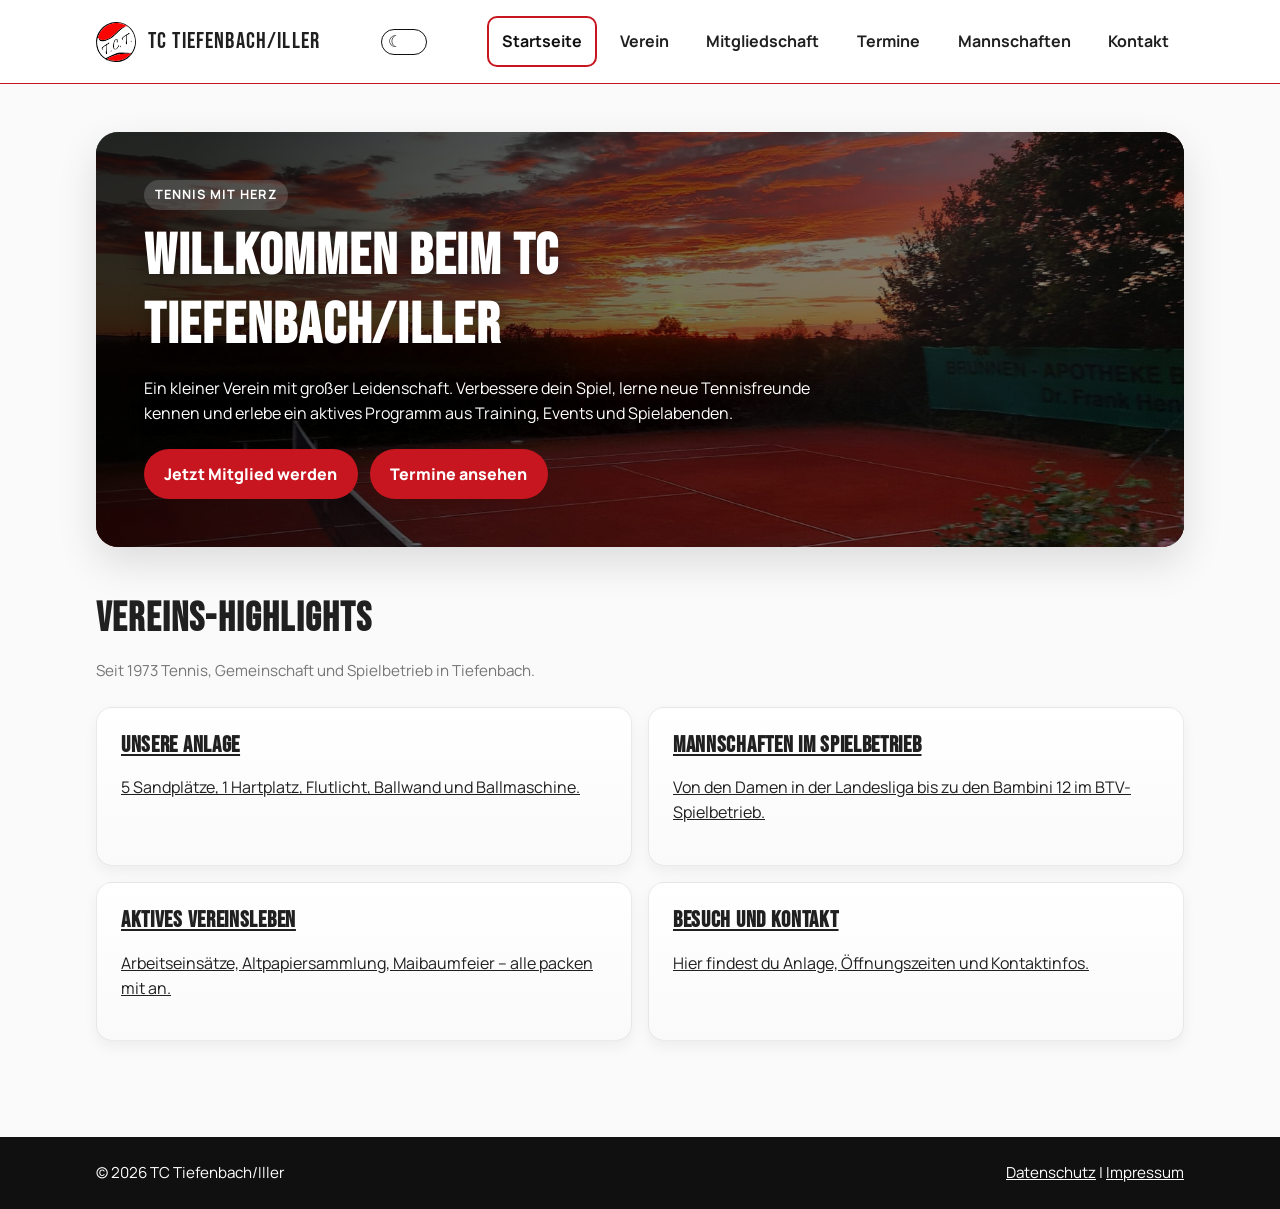
<file: index.html>
<!doctype html>
<html lang="de">
  <head>
    <meta charset="UTF-8" />
    <meta name="viewport" content="width=device-width, initial-scale=1.0" />
    <title>TC Tiefenbach/Iller | Startseite</title>
    <meta
      name="description"
      content="Der TC Tiefenbach/Iller ist ein einladender Tennisverein mit Training, Events und Spielbetrieb für alle Altersgruppen."
    />
    <meta name="robots" content="index, follow" />
    <meta property="og:title" content="TC Tiefenbach/Iller" />
    <meta
      property="og:description"
      content="Moderner, gemeinschaftsorientierter Tennissport für Einsteiger und Wettkampfspieler."
    />
    <meta property="og:type" content="website" />
    <link rel="canonical" href="https://tc-tiefenbach-iller.de/" />
    <link rel="preload" href="fonts/manrope-400.woff2" as="font" type="font/woff2" crossorigin="anonymous" />
    <link rel="preload" href="fonts/manrope-700.woff2" as="font" type="font/woff2" crossorigin="anonymous" />
    <link rel="preload" href="fonts/bebas-neue-400.woff2" as="font" type="font/woff2" crossorigin="anonymous" />
    <link rel="icon" href="images/tc-tiefenbach-logo-without-text-white.svg" type="image/svg+xml" />
    <link rel="stylesheet" href="css/style.css" />
  </head>
  <body class="home-page">
    <a class="skip-link" href="#main-content">Zum Inhalt springen</a>
    <header class="site-header">
      <div class="header-inner">
        <a class="brand" href="index.html" aria-label="TC Tiefenbach/Iller Startseite">
          <span class="brand-mark" aria-hidden="true"></span>
          <span class="brand-text">TC Tiefenbach/Iller</span>
        </a>
        <button
          class="nav-toggle"
          type="button"
          data-nav-toggle
          aria-expanded="false"
          aria-controls="primary-nav"
        >
          Menü
        </button>
        <button
          class="dark-mode-toggle"
          type="button"
          data-dark-toggle
          aria-label="Dunkelmodus umschalten"
          title="Dunkelmodus"
        >
          🌙
        </button>
        <nav id="primary-nav" class="primary-nav" data-primary-nav aria-label="Hauptnavigation">
          <ul>
            <li><a aria-current="page" href="index.html">Startseite</a></li>
            <li><a href="about.html">Verein</a></li>
            <li><a href="membership.html">Mitgliedschaft</a></li>
            <li><a href="schedule.html">Termine</a></li>
            <li><a href="teams.html">Mannschaften</a></li>
            <li><a href="contact.html">Kontakt</a></li></ul>
        </nav>
      </div>
    </header>

    <main id="main-content" class="page">
      <section class="hero reveal">
        <span class="kicker">Tennis mit Herz</span>
        <h1>Willkommen beim TC Tiefenbach/Iller</h1>
        <p>
          Ein kleiner Verein mit großer Leidenschaft. Verbessere dein Spiel, lerne
          neue Tennisfreunde kennen und erlebe ein aktives Programm aus Training,
          Events und Spielabenden.
        </p>
        <div class="actions">
          <a class="btn btn-primary" href="membership.html">Jetzt Mitglied werden</a>
          <a class="btn btn-primary" href="schedule.html">Termine ansehen</a>
        </div>
      </section>

      <section class="section reveal" aria-labelledby="highlights-title">
        <div class="section-header">
          <h2 id="highlights-title">Vereins-Highlights</h2>
          <p class="meta">Seit 1973 Tennis, Gemeinschaft und Spielbetrieb in Tiefenbach.</p>
        </div>
        <div class="grid two">
          <a class="card card-muted" href="about.html">
            <h3>Unsere Anlage</h3>
            <p>5 Sandplätze, 1 Hartplatz, Flutlicht, Ballwand und Ballmaschine.</p>
          </a>
          <a class="card card-muted" href="teams.html">
            <h3>Mannschaften im Spielbetrieb</h3>
            <p>Von den Damen in der Landesliga bis zu den Bambini 12 im BTV-Spielbetrieb.</p>
          </a>
          <a class="card card-muted" href="schedule.html">
            <h3>Aktives Vereinsleben</h3>
            <p>Arbeitseinsätze, Altpapiersammlung, Maibaumfeier – alle packen mit an.</p>
          </a>
          <a class="card card-muted" href="contact.html">
            <h3>Besuch und Kontakt</h3>
            <p>Hier findest du Anlage, Öffnungszeiten und Kontaktinfos.</p>
          </a>
        </div>
      </section>
    </main>

    <footer class="site-footer">
      <div class="footer-inner">
        <p class="meta">© 2026 TC Tiefenbach/Iller</p>
        <p class="meta"><a href="privacy-policy.html">Datenschutz</a> | <a href="impressum.html">Impressum</a></p>
      </div>
    </footer>
    <script src="js/main.js"></script>
  </body>
</html>
</file>
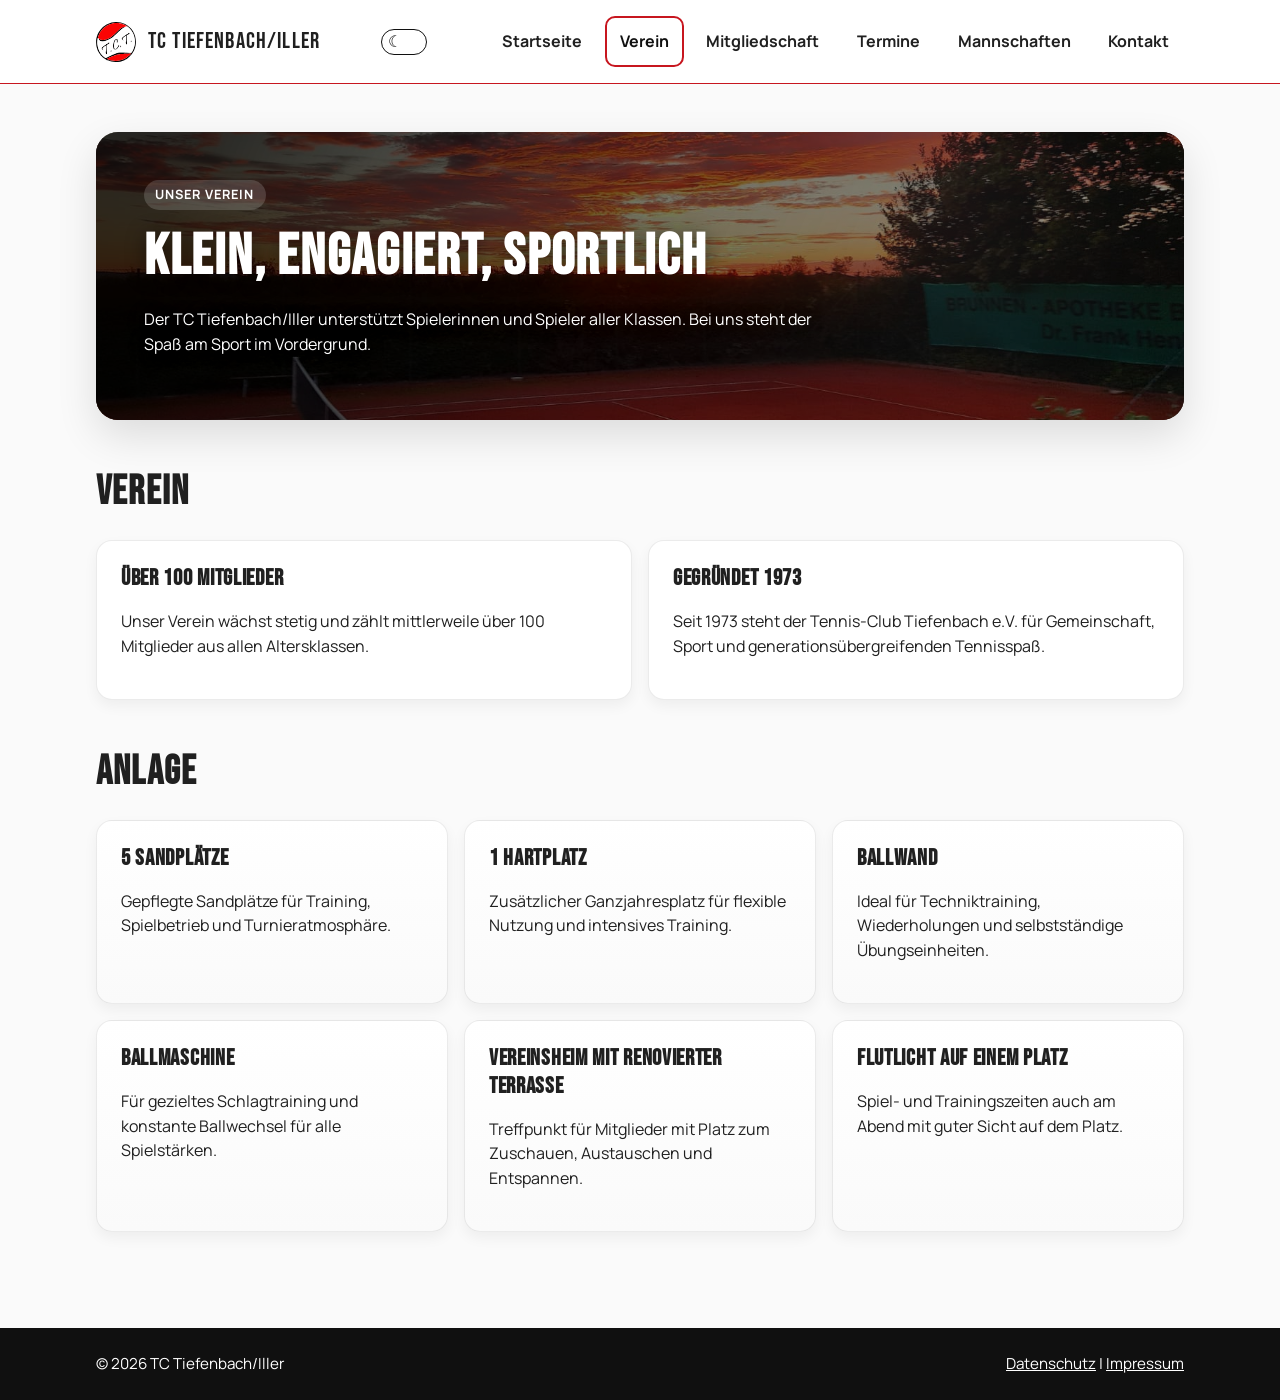
<file: about.html>
<!doctype html>
<html lang="de">
  <head>
    <meta charset="UTF-8" />
    <meta name="viewport" content="width=device-width, initial-scale=1.0" />
    <title>TC Tiefenbach/Iller | Verein</title>
    <meta
      name="description"
      content="Erfahre mehr über Leitbild, Trainingsphilosophie und Anlage des TC Tiefenbach/Iller."
    />
    <meta name="robots" content="index, follow" />
    <link rel="preload" href="fonts/manrope-400.woff2" as="font" type="font/woff2" crossorigin="anonymous" />
    <link rel="preload" href="fonts/manrope-700.woff2" as="font" type="font/woff2" crossorigin="anonymous" />
    <link rel="preload" href="fonts/bebas-neue-400.woff2" as="font" type="font/woff2" crossorigin="anonymous" />
    <link rel="icon" href="images/tc-tiefenbach-logo-without-text-white.svg" type="image/svg+xml" />
    <link rel="stylesheet" href="css/style.css" />
  </head>
  <body class="about-page">
    <a class="skip-link" href="#main-content">Zum Inhalt springen</a>
    <header class="site-header">
      <div class="header-inner">
        <a class="brand" href="index.html" aria-label="TC Tiefenbach/Iller Startseite">
          <span class="brand-mark" aria-hidden="true"></span>
          <span class="brand-text">TC Tiefenbach/Iller</span>
        </a>
        <button
          class="nav-toggle"
          type="button"
          data-nav-toggle
          aria-expanded="false"
          aria-controls="primary-nav"
        >
          Menü
        </button>
        <button
          class="dark-mode-toggle"
          type="button"
          data-dark-toggle
          aria-label="Dunkelmodus umschalten"
          title="Dunkelmodus"
        >
          🌙
        </button>
        <nav id="primary-nav" class="primary-nav" data-primary-nav aria-label="Hauptnavigation">
          <ul>
            <li><a href="index.html">Startseite</a></li>
            <li><a aria-current="page" href="about.html">Verein</a></li>
            <li><a href="membership.html">Mitgliedschaft</a></li>
            <li><a href="schedule.html">Termine</a></li>
            <li><a href="teams.html">Mannschaften</a></li>
            <li><a href="contact.html">Kontakt</a></li></ul>
        </nav>
      </div>
    </header>

    <main id="main-content" class="page">
      <section class="hero reveal">
        <span class="kicker">Unser Verein</span>
        <h1>Klein, engagiert, sportlich</h1>
        <p>
          Der TC Tiefenbach/Iller unterstützt Spielerinnen und Spieler aller Klassen.
          Bei uns steht der Spaß am Sport im Vordergrund.
        </p>
      </section>

      <section class="section reveal" aria-labelledby="mission-title">
        <div class="section-header">
          <h2 id="mission-title">Verein</h2>
        </div>
        <div class="grid two">
          <article class="card">
            <h3>Über 100 Mitglieder</h3>
            <p>
              Unser Verein wächst stetig und zählt mittlerweile über 100 Mitglieder
              aus allen Altersklassen.
            </p>
          </article>
          <article class="card">
            <h3>Gegründet 1973</h3>
            <p>
              Seit 1973 steht der Tennis-Club Tiefenbach e.V. für Gemeinschaft, Sport und
              generationsübergreifenden Tennisspaß.
            </p>
          </article>
        </div>
      </section>

      <section class="section reveal" aria-labelledby="facilities-title">
        <div class="section-header">
          <h2 id="facilities-title">Anlage</h2>
        </div>
        <div class="grid three">
          <article class="card card-muted">
            <h3>5 Sandplätze</h3>
            <p>Gepflegte Sandplätze für Training, Spielbetrieb und Turnieratmosphäre.</p>
          </article>
          <article class="card card-muted">
            <h3>1 Hartplatz</h3>
            <p>Zusätzlicher Ganzjahresplatz für flexible Nutzung und intensives Training.</p>
          </article>
          <article class="card card-muted">
            <h3>Ballwand</h3>
            <p>Ideal für Techniktraining, Wiederholungen und selbstständige Übungseinheiten.</p>
          </article>
          <article class="card card-muted">
            <h3>Ballmaschine</h3>
            <p>Für gezieltes Schlagtraining und konstante Ballwechsel für alle Spielstärken.</p>
          </article>
          <article class="card card-muted">
            <h3>Vereinsheim mit renovierter Terrasse</h3>
            <p>Treffpunkt für Mitglieder mit Platz zum Zuschauen, Austauschen und Entspannen.</p>
          </article>
          <article class="card card-muted">
            <h3>Flutlicht auf einem Platz</h3>
            <p>Spiel- und Trainingszeiten auch am Abend mit guter Sicht auf dem Platz.</p>
          </article>
        </div>
      </section>
    </main>

    <footer class="site-footer">
      <div class="footer-inner">
        <p class="meta">© 2026 TC Tiefenbach/Iller</p>
        <p class="meta"><a href="privacy-policy.html">Datenschutz</a> | <a href="impressum.html">Impressum</a></p>
      </div>
    </footer>
    <script src="js/main.js"></script>
  </body>
</html>
</file>
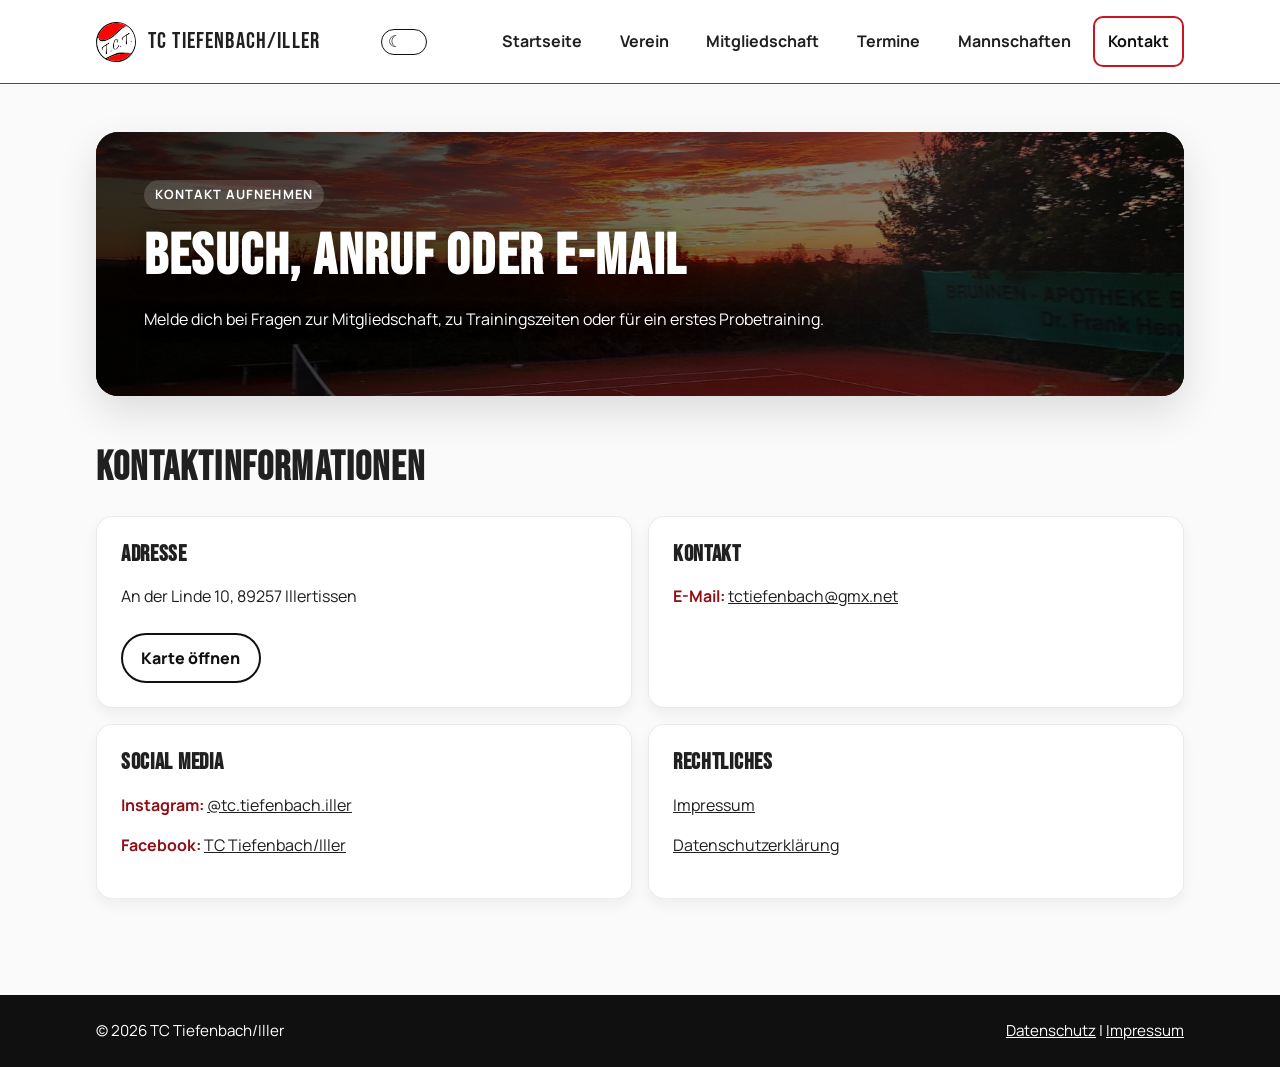
<file: contact.html>
<!doctype html>
<html lang="de">
  <head>
    <meta charset="UTF-8" />
    <meta name="viewport" content="width=device-width, initial-scale=1.0" />
    <title>TC Tiefenbach/Iller | Kontakt</title>
    <meta
      name="description"
      content="Kontakt zum TC Tiefenbach/Iller für Mitgliedschaft, Trainingszeiten und Fragen."
    />
    <meta name="robots" content="index, follow" />
    <link rel="preload" href="fonts/manrope-400.woff2" as="font" type="font/woff2" crossorigin="anonymous" />
    <link rel="preload" href="fonts/manrope-700.woff2" as="font" type="font/woff2" crossorigin="anonymous" />
    <link rel="preload" href="fonts/bebas-neue-400.woff2" as="font" type="font/woff2" crossorigin="anonymous" />
    <link rel="icon" href="images/tc-tiefenbach-logo-without-text-white.svg" type="image/svg+xml" />
    <link rel="stylesheet" href="css/style.css" />
  </head>
  <body class="contact-page">
    <a class="skip-link" href="#main-content">Zum Inhalt springen</a>
    <header class="site-header">
      <div class="header-inner">
        <a class="brand" href="index.html" aria-label="TC Tiefenbach/Iller Startseite">
          <span class="brand-mark" aria-hidden="true"></span>
          <span class="brand-text">TC Tiefenbach/Iller</span>
        </a>
        <button
          class="nav-toggle"
          type="button"
          data-nav-toggle
          aria-expanded="false"
          aria-controls="primary-nav"
        >
          Menü
        </button>
        <button
          class="dark-mode-toggle"
          type="button"
          data-dark-toggle
          aria-label="Dunkelmodus umschalten"
          title="Dunkelmodus"
        >
          🌙
        </button>
        <nav id="primary-nav" class="primary-nav" data-primary-nav aria-label="Hauptnavigation">
          <ul>
            <li><a href="index.html">Startseite</a></li>
            <li><a href="about.html">Verein</a></li>
            <li><a href="membership.html">Mitgliedschaft</a></li>
            <li><a href="schedule.html">Termine</a></li>
            <li><a href="teams.html">Mannschaften</a></li>
            <li><a aria-current="page" href="contact.html">Kontakt</a></li>
          </ul>
        </nav>
      </div>
    </header>

    <main id="main-content" class="page">
      <section class="hero reveal">
        <span class="kicker">Kontakt aufnehmen</span>
        <h1>Besuch, Anruf oder E-Mail</h1>
        <p>
          Melde dich bei Fragen zur Mitgliedschaft, zu Trainingszeiten oder für ein
          erstes Probetraining.
        </p>
      </section>

      <section class="section reveal" aria-labelledby="contact-title">
        <div class="section-header">
          <h2 id="contact-title">Kontaktinformationen</h2>
        </div>
        <div class="grid two">
          <article class="card">
            <h3>Adresse</h3>
            <p>An der Linde 10, 89257 Illertissen</p>
            <div class="actions">
              <a
                class="btn btn-secondary"
                href="https://www.openstreetmap.org/way/71460845#map=18/48.247544/10.118242"
                target="_blank"
                rel="noopener noreferrer"
              >
                Karte öffnen
              </a>
          </article>
          <article class="card">
            <h3>Kontakt</h3>
            <p><strong>E-Mail:</strong> <a href="mailto:tctiefenbach@gmx.net">tctiefenbach@gmx.net</a></p>
          </article>
          <article class="card">
            <h3>Social Media</h3>
            <p><strong>Instagram:</strong> <a href="https://www.instagram.com/tc.tiefenbach.iller/" target="_blank" rel="noopener noreferrer">@tc.tiefenbach.iller</a></p>
            <p><strong>Facebook:</strong> <a href="https://www.facebook.com/p/TC-Tiefenbach-Iller-100054295969662/" target="_blank" rel="noopener noreferrer">TC Tiefenbach/Iller</a></p>
          </article>
          <article class="card">
            <h3>Rechtliches</h3>
            <p><a href="impressum.html">Impressum</a></p>
            <p><a href="privacy-policy.html">Datenschutzerklärung</a></p>
          </article>
        </div>
      </section>
    </main>

    <footer class="site-footer">
      <div class="footer-inner">
        <p class="meta">© 2026 TC Tiefenbach/Iller</p>
        <p class="meta"><a href="privacy-policy.html">Datenschutz</a> | <a href="impressum.html">Impressum</a></p>
      </div>
    </footer>
    <script src="js/main.js"></script>
  </body>
</html>
</file>
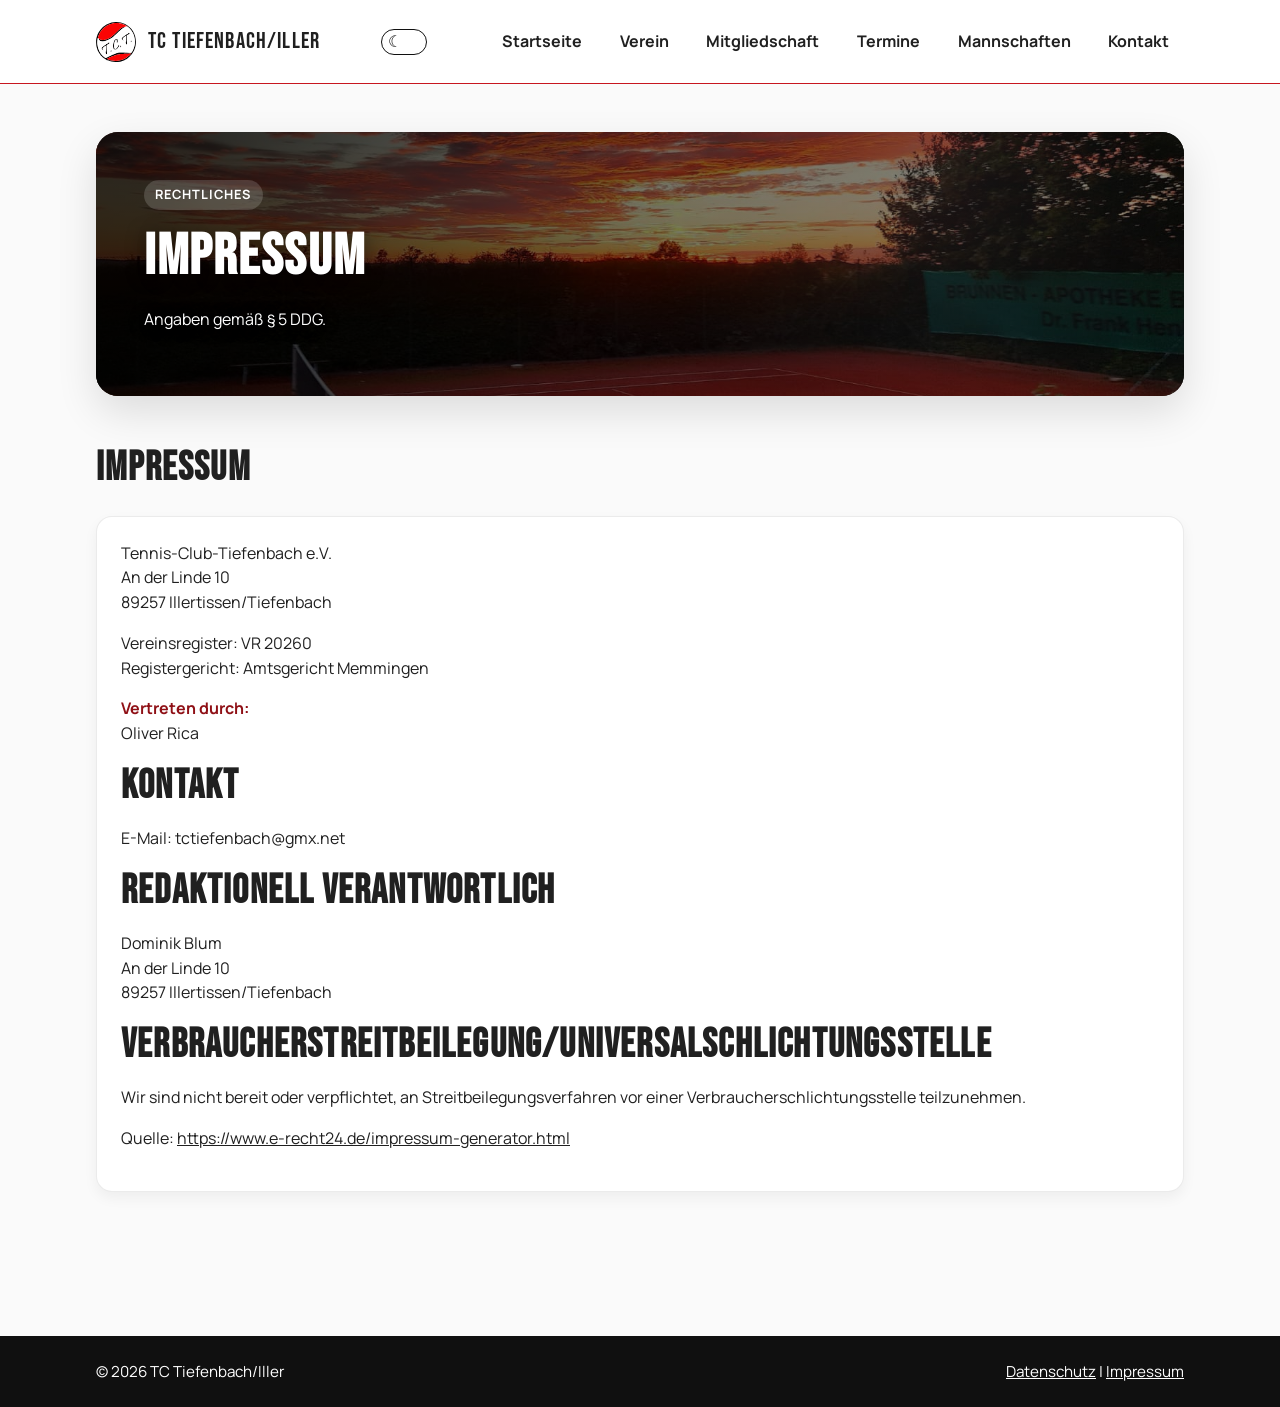
<file: impressum.html>
<!doctype html>
<html lang="de">
  <head>
    <meta charset="UTF-8" />
    <meta name="viewport" content="width=device-width, initial-scale=1.0" />
    <title>TC Tiefenbach/Iller | Impressum</title>
    <meta
      name="description"
      content="Impressum des TC Tiefenbach/Iller mit Angaben nach TMG."
    />
    <meta name="robots" content="noindex, follow" />
    <link rel="preload" href="fonts/manrope-400.woff2" as="font" type="font/woff2" crossorigin="anonymous" />
    <link rel="preload" href="fonts/manrope-700.woff2" as="font" type="font/woff2" crossorigin="anonymous" />
    <link rel="preload" href="fonts/bebas-neue-400.woff2" as="font" type="font/woff2" crossorigin="anonymous" />
    <link rel="icon" href="images/tc-tiefenbach-logo-without-text-white.svg" type="image/svg+xml" />
    <link rel="stylesheet" href="css/style.css" />
  </head>
  <body class="about-page">
    <a class="skip-link" href="#main-content">Zum Inhalt springen</a>
    <header class="site-header">
      <div class="header-inner">
        <a class="brand" href="index.html" aria-label="TC Tiefenbach/Iller Startseite">
          <span class="brand-mark" aria-hidden="true"></span>
          <span class="brand-text">TC Tiefenbach/Iller</span>
        </a>
        <button
          class="nav-toggle"
          type="button"
          data-nav-toggle
          aria-expanded="false"
          aria-controls="primary-nav"
        >
          Menü
        </button>
        <button
          class="dark-mode-toggle"
          type="button"
          data-dark-toggle
          aria-label="Dunkelmodus umschalten"
          title="Dunkelmodus"
        >
          🌙
        </button>
        <nav id="primary-nav" class="primary-nav" data-primary-nav aria-label="Hauptnavigation">
          <ul>
            <li><a href="index.html">Startseite</a></li>
            <li><a href="about.html">Verein</a></li>
            <li><a href="membership.html">Mitgliedschaft</a></li>
            <li><a href="schedule.html">Termine</a></li>
            <li><a href="teams.html">Mannschaften</a></li>
            <li><a href="contact.html">Kontakt</a></li></ul>
        </nav>
      </div>
    </header>

    <main id="main-content" class="page">
      <section class="hero reveal">
        <span class="kicker">Rechtliches</span>
        <h1>Impressum</h1>
        <p>Angaben gemäß § 5 DDG.</p>
      </section>

      <section class="section reveal" aria-labelledby="imprint-title">
        <div class="section-header">
          <h2 id="imprint-title">Impressum</h2>
        </div>
        <article class="card">
          <p>Tennis-Club-Tiefenbach e.V.<br />
          An der Linde 10<br />
          89257 Illertissen/Tiefenbach</p>
          
          <p>Vereinsregister: VR 20260<br />
          Registergericht: Amtsgericht Memmingen</p>
          
          <p><strong>Vertreten durch:</strong><br />
          Oliver Rica</p>
          
          <h2>Kontakt</h2>
          <p>E-Mail: tctiefenbach@gmx.net</p>
          
          <h2>Redaktionell verantwortlich</h2>
          <p>Dominik Blum<br />
          An der Linde 10<br />
          89257 Illertissen/Tiefenbach</p>
          
          <h2>Verbraucher&shy;streit&shy;beilegung/Universal&shy;schlichtungs&shy;stelle</h2>
          <p>Wir sind nicht bereit oder verpflichtet, an Streitbeilegungsverfahren vor einer Verbraucherschlichtungsstelle teilzunehmen.</p>
          
          <p>Quelle: <a href="https://www.e-recht24.de/impressum-generator.html">https://www.e-recht24.de/impressum-generator.html</a></p>
        </article>
      </section>

      <section class="section reveal" aria-labelledby="datenschutz-title">
        </article>
      </section>
    </main>

    <footer class="site-footer">
      <div class="footer-inner">
        <p class="meta">© 2026 TC Tiefenbach/Iller</p>
        <p class="meta"><a href="privacy-policy.html">Datenschutz</a> | <a aria-current="page" href="impressum.html">Impressum</a></p>
      </div>
    </footer>
    <script src="js/main.js"></script>
  </body>
</html>
</file>
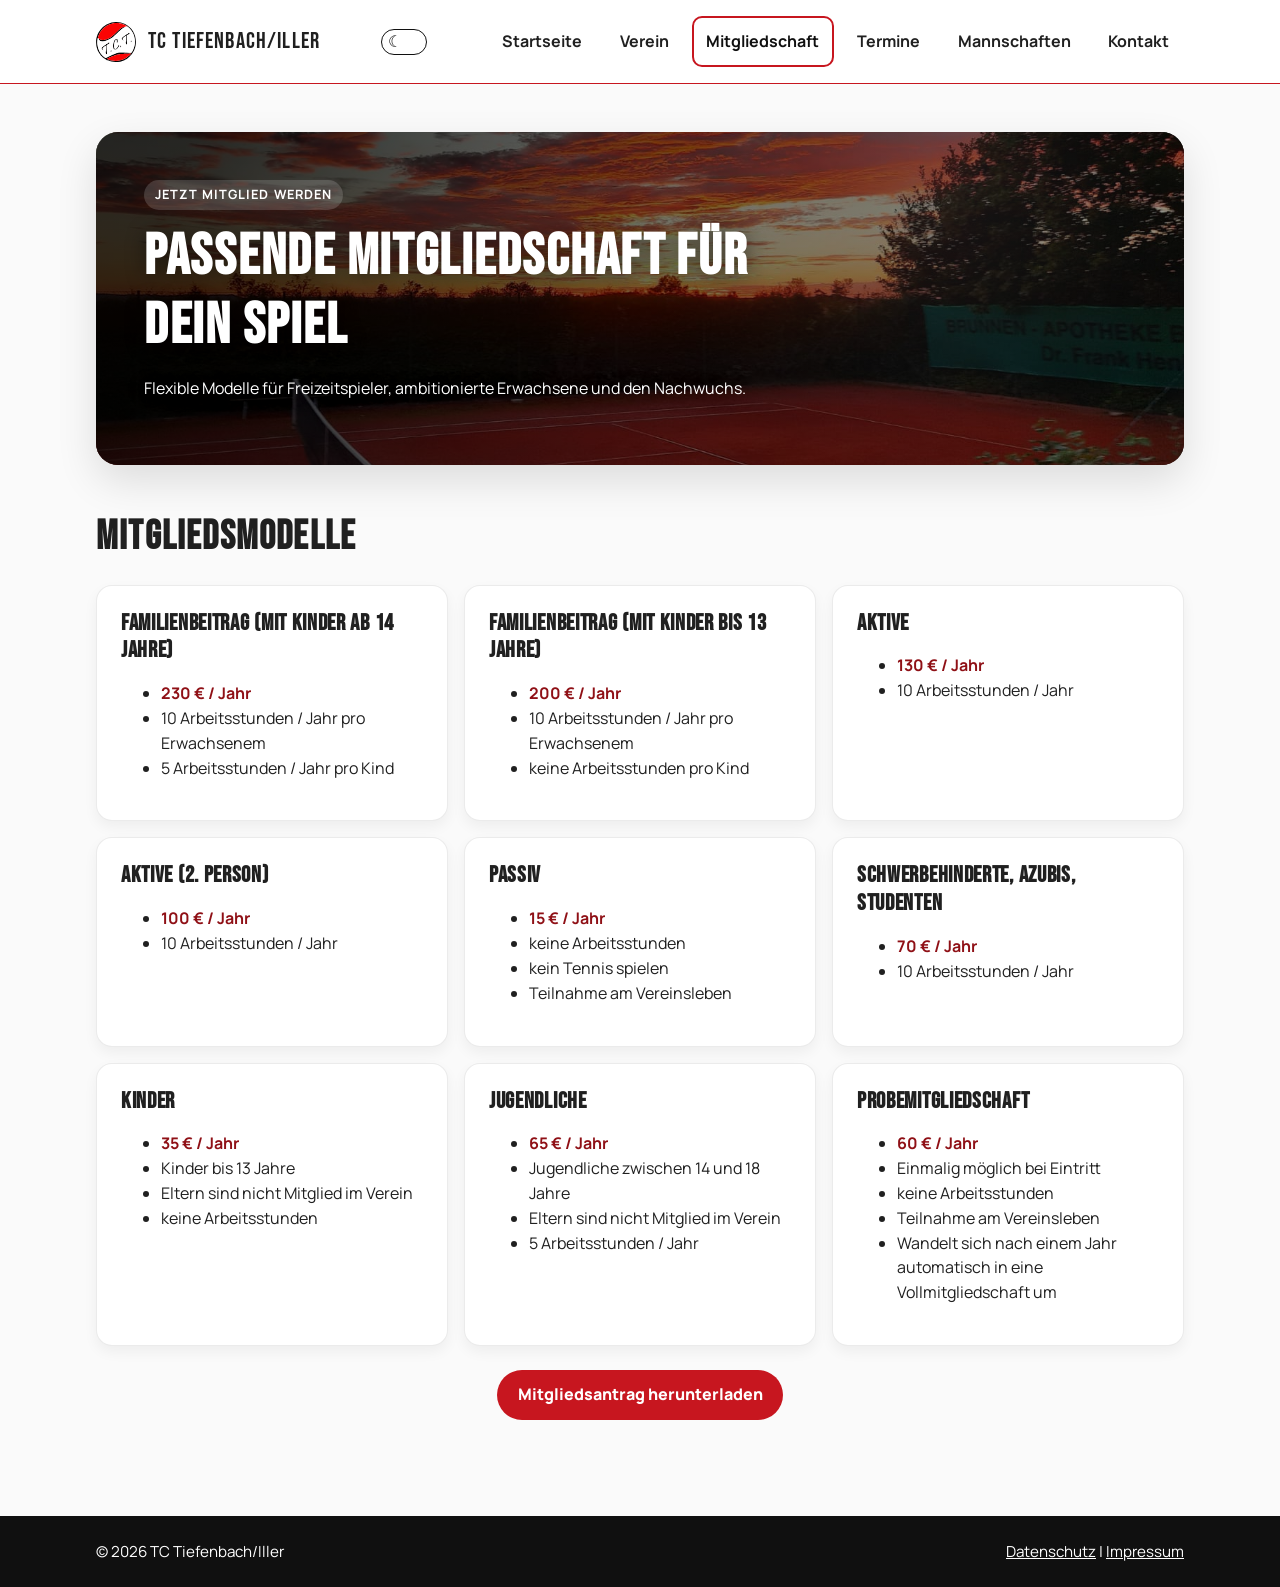
<file: membership.html>
<!doctype html>
<html lang="de">
  <head>
    <meta charset="UTF-8" />
    <meta name="viewport" content="width=device-width, initial-scale=1.0" />
    <title>TC Tiefenbach/Iller | Mitgliedschaft</title>
    <meta
      name="description"
      content="Mitgliedsmodelle und Vorteile beim TC Tiefenbach/Iller entdecken."
    />
    <meta name="robots" content="index, follow" />
    <link rel="preload" href="fonts/manrope-400.woff2" as="font" type="font/woff2" crossorigin="anonymous" />
    <link rel="preload" href="fonts/manrope-700.woff2" as="font" type="font/woff2" crossorigin="anonymous" />
    <link rel="preload" href="fonts/bebas-neue-400.woff2" as="font" type="font/woff2" crossorigin="anonymous" />
    <link rel="icon" href="images/tc-tiefenbach-logo-without-text-white.svg" type="image/svg+xml" />
    <link rel="stylesheet" href="css/style.css" />
  </head>
  <body class="membership-page">
    <a class="skip-link" href="#main-content">Zum Inhalt springen</a>
    <header class="site-header">
      <div class="header-inner">
        <a class="brand" href="index.html" aria-label="TC Tiefenbach/Iller Startseite">
          <span class="brand-mark" aria-hidden="true"></span>
          <span class="brand-text">TC Tiefenbach/Iller</span>
        </a>
        <button
          class="nav-toggle"
          type="button"
          data-nav-toggle
          aria-expanded="false"
          aria-controls="primary-nav"
        >
          Menü
        </button>
        <button
          class="dark-mode-toggle"
          type="button"
          data-dark-toggle
          aria-label="Dunkelmodus umschalten"
          title="Dunkelmodus"
        >
          🌙
        </button>
        <nav id="primary-nav" class="primary-nav" data-primary-nav aria-label="Hauptnavigation">
          <ul>
            <li><a href="index.html">Startseite</a></li>
            <li><a href="about.html">Verein</a></li>
            <li><a aria-current="page" href="membership.html">Mitgliedschaft</a></li>
            <li><a href="schedule.html">Termine</a></li>
            <li><a href="teams.html">Mannschaften</a></li>
            <li><a href="contact.html">Kontakt</a></li></ul>
        </nav>
      </div>
    </header>

    <main id="main-content" class="page">
      <section class="hero reveal">
        <span class="kicker">Jetzt Mitglied werden</span>
        <h1>Passende Mitgliedschaft für dein Spiel</h1>
        <p>
          Flexible Modelle für Freizeitspieler, ambitionierte Erwachsene und den Nachwuchs.
        </p>
      </section>

      <section class="section reveal" aria-labelledby="tiers-title">
        <div class="section-header">
          <h2 id="tiers-title">Mitgliedsmodelle</h2>
        </div>
        <div class="grid three">
          <article class="card">
            <h3>Familienbeitrag (mit Kinder ab 14 Jahre)</h3>
            <ul>
              <li><strong>230 € / Jahr</strong></li>
              <li>10 Arbeitsstunden / Jahr pro Erwachsenem</li>
              <li>5 Arbeitsstunden / Jahr pro Kind</li>
            </ul>
          </article>
          <article class="card">
            <h3>Familienbeitrag (mit Kinder bis 13 Jahre)</h3>
            <ul>
              <li><strong>200 € / Jahr</strong></li>
              <li>10 Arbeitsstunden / Jahr pro Erwachsenem</li>
              <li>keine Arbeitsstunden pro Kind</li>
            </ul>
          </article>
          <article class="card">
            <h3>Aktive</h3>
            <ul>
              <li><strong>130 € / Jahr</strong></li>
              <li>10 Arbeitsstunden / Jahr</li>
            </ul>
          </article>
          <article class="card">
            <h3>Aktive (2. Person)</h3>
            <ul>
              <li><strong>100 € / Jahr</strong></li>
              <li>10 Arbeitsstunden / Jahr</li>
            </ul>
          </article>
          <article class="card">
            <h3>Passiv</h3>
            <ul>
              <li><strong>15 € / Jahr</strong></li>
              <li>keine Arbeitsstunden</li>
              <li>kein Tennis spielen</li>
              <li>Teilnahme am Vereinsleben</li>
            </ul>
          </article>
          <article class="card">
            <h3>Schwerbehinderte, Azubis, Studenten</h3>
            <ul>
              <li><strong>70 € / Jahr</strong></li>
              <li>10 Arbeitsstunden / Jahr</li>
            </ul>
          </article>
          <article class="card">
            <h3>Kinder</h3>
            <ul>
              <li><strong>35 € / Jahr</strong></li>
              <li>Kinder bis 13 Jahre</li>
              <li>Eltern sind nicht Mitglied im Verein</li>
              <li>keine Arbeitsstunden</li>
            </ul>
          </article>
          <article class="card">
            <h3>Jugendliche</h3>
            <ul>
              <li><strong>65 € / Jahr</strong></li>
              <li>Jugendliche zwischen 14 und 18 Jahre</li>
              <li>Eltern sind nicht Mitglied im Verein</li>
              <li>5 Arbeitsstunden / Jahr</li>
            </ul>
          </article>
          <article class="card">
            <h3>Probemitgliedschaft</h3>
            <ul>
              <li><strong>60 € / Jahr</strong></li>
              <li>Einmalig möglich bei Eintritt</li>
              <li>keine Arbeitsstunden</li>
              <li>Teilnahme am Vereinsleben</li>
              <li>Wandelt sich nach einem Jahr automatisch in eine Vollmitgliedschaft um</li>
            </ul>
          </article>
        </div>
        <div class="actions">
          <a class="btn btn-primary" href="downloads/Aufnahmeantrag_2027.pdf" download="Aufnahmeantrag_2027.pdf">
            Mitgliedsantrag herunterladen
          </a>
        </div>
      </section>
    </main>

    <footer class="site-footer">
      <div class="footer-inner">
        <p class="meta">© 2026 TC Tiefenbach/Iller</p>
        <p class="meta"><a href="privacy-policy.html">Datenschutz</a> | <a href="impressum.html">Impressum</a></p>
      </div>
    </footer>
    <script src="js/main.js"></script>
  </body>
</html>
</file>
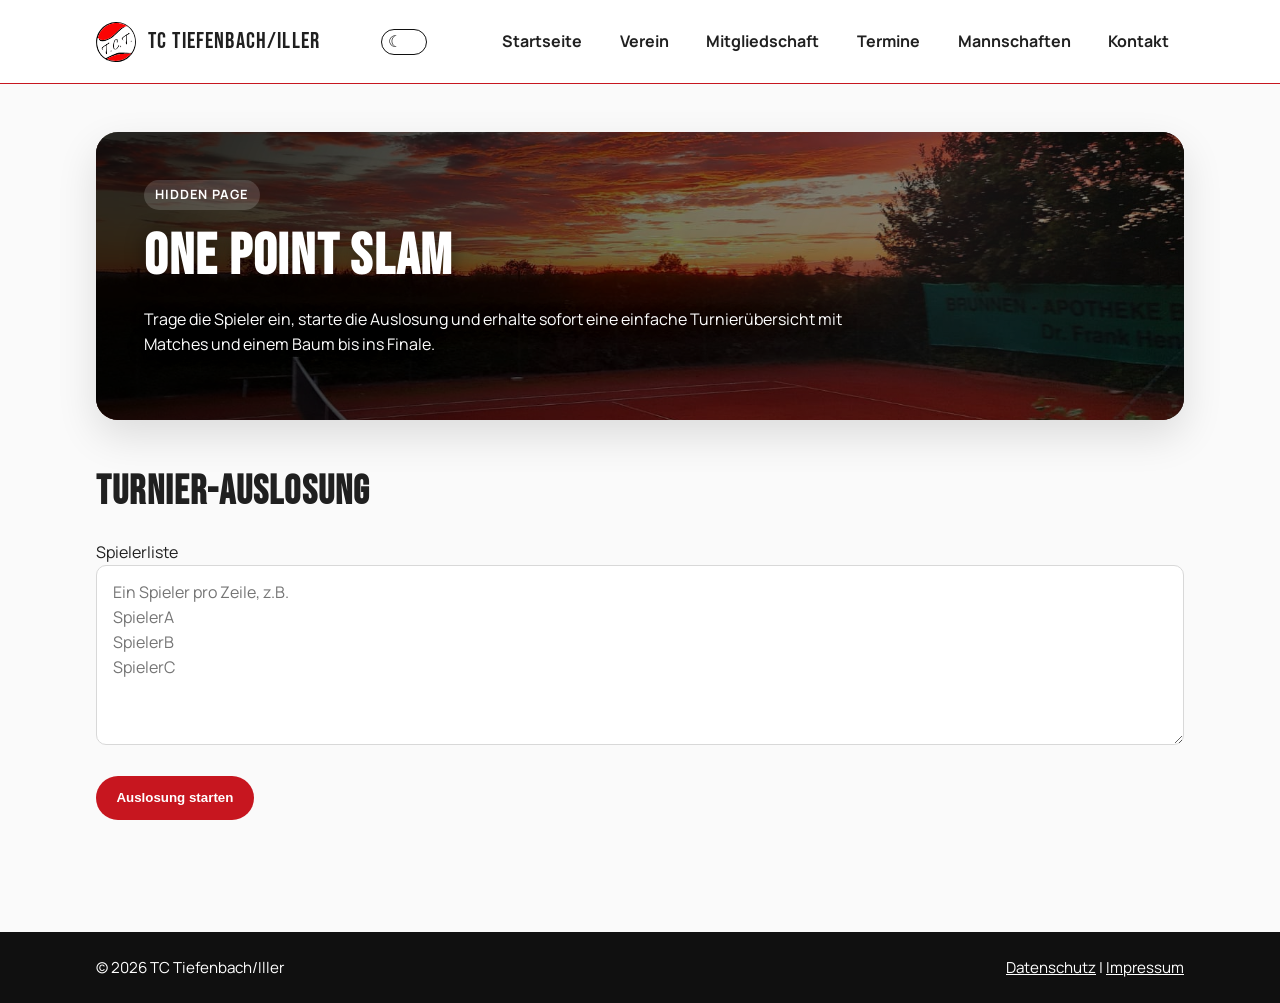
<file: one-point-slam.html>
<!doctype html>
<html lang="de">
  <head>
    <meta charset="UTF-8" />
    <meta name="viewport" content="width=device-width, initial-scale=1.0" />
    <title>TC Tiefenbach/Iller | One Point Slam</title>
    <meta
      name="description"
      content="Ein einfacher Turnier-Drawer für den One Point Slam mit Spieler-Eingabe und Turnierbaum."
    />
    <meta name="robots" content="noindex, nofollow" />
    <link rel="preload" href="fonts/manrope-400.woff2" as="font" type="font/woff2" crossorigin="anonymous" />
    <link rel="preload" href="fonts/manrope-700.woff2" as="font" type="font/woff2" crossorigin="anonymous" />
    <link rel="preload" href="fonts/bebas-neue-400.woff2" as="font" type="font/woff2" crossorigin="anonymous" />
    <link rel="icon" href="images/tc-tiefenbach-logo-without-text-white.svg" type="image/svg+xml" />
    <link rel="stylesheet" href="css/style.css" />
    <style>
      .draw-grid {
        display: grid;
        gap: var(--space-4);
      }

      .draw-panel textarea {
        width: 100%;
        min-height: 180px;
        padding: 0.9rem 1rem;
        border: 1px solid var(--color-gray-300);
        border-radius: var(--radius-sm);
        font: inherit;
        resize: vertical;
      }

      .draw-panel textarea:focus-visible {
        outline: 3px solid var(--color-red);
        outline-offset: 2px;
      }

      .draw-output {
        display: none;
      }

      .draw-output.is-visible {
        display: block;
      }

      .draw-output .actions {
        margin-bottom: var(--space-3);
      }

      .draw-result-table {
        width: 100%;
        border-collapse: collapse;
      }

      .draw-result-table th,
      .draw-result-table td {
        border: 1px solid var(--color-gray-300);
        padding: 0.75rem;
        vertical-align: top;
        text-align: left;
      }

      .draw-result-table th {
        background: var(--color-gray-100);
      }

      .hint {
        color: var(--color-gray-500);
        font-size: 0.95rem;
      }
    </style>
  </head>
  <body class="about-page">
    <a class="skip-link" href="#main-content">Zum Inhalt springen</a>
    <header class="site-header">
      <div class="header-inner">
        <a class="brand" href="index.html" aria-label="TC Tiefenbach/Iller Startseite">
          <span class="brand-mark" aria-hidden="true"></span>
          <span class="brand-text">TC Tiefenbach/Iller</span>
        </a>
        <button class="nav-toggle" type="button" data-nav-toggle aria-expanded="false" aria-controls="primary-nav">
          Menü
        </button>
        <button class="dark-mode-toggle" type="button" data-dark-toggle aria-label="Dunkelmodus umschalten" title="Dunkelmodus">
          🌙
        </button>
        <nav id="primary-nav" class="primary-nav" data-primary-nav aria-label="Hauptnavigation">
          <ul>
            <li><a href="index.html">Startseite</a></li>
            <li><a href="about.html">Verein</a></li>
            <li><a href="membership.html">Mitgliedschaft</a></li>
            <li><a href="schedule.html">Termine</a></li>
            <li><a href="teams.html">Mannschaften</a></li>
            <li><a href="contact.html">Kontakt</a></li>
          </ul>
        </nav>
      </div>
    </header>

    <main id="main-content" class="page">
      <section class="hero reveal">
        <span class="kicker">Hidden page</span>
        <h1>One Point Slam</h1>
        <p>
          Trage die Spieler ein, starte die Auslosung und erhalte sofort eine einfache Turnierübersicht mit Matches und einem Baum bis ins Finale.
        </p>
      </section>

      <section class="section reveal" aria-labelledby="draw-title">
        <div class="section-header">
          <h2 id="draw-title">Turnier-Auslosung</h2>
        </div>

        <div class="draw-grid">
          <div class="draw-panel">
            <label for="playersInput">Spielerliste</label>
            <textarea id="playersInput" placeholder="Ein Spieler pro Zeile, z.B.&#10;SpielerA&#10;SpielerB&#10;SpielerC"></textarea>
            <div class="actions">
              <button class="btn btn-primary" id="startDraw" type="button">Auslosung starten</button>
            </div>
            <p class="hint" id="drawHint"></p>
          </div>

          <div class="draw-output" id="drawOutput" aria-live="polite">
            <h3>Spiele</h3>
            <div class="actions">
              <button class="btn btn-primary" id="downloadMatches" type="button">Matchliste herunterladen</button>
            </div>
            <ul id="matchList"></ul>
            <h3>Turnierbaum</h3>
            <div class="actions">
              <button class="btn btn-primary" id="downloadTree" type="button">Turnierbaum herunterladen</button>
            </div>
            <table class="draw-result-table" id="treeView"></table>
          </div>
        </div>
      </section>
    </main>

    <footer class="site-footer">
      <div class="footer-inner">
        <p class="meta">© 2026 TC Tiefenbach/Iller</p>
        <p class="meta"><a href="privacy-policy.html">Datenschutz</a> | <a href="impressum.html">Impressum</a></p>
      </div>
    </footer>

    <script src="js/main.js"></script>
    <script>
      const playersInput = document.getElementById("playersInput");
      const startDrawButton = document.getElementById("startDraw");
      const drawOutput = document.getElementById("drawOutput");
      const matchList = document.getElementById("matchList");
      const treeView = document.getElementById("treeView");
      const downloadMatchesButton = document.getElementById("downloadMatches");
      const downloadTreeButton = document.getElementById("downloadTree");
      const drawHint = document.getElementById("drawHint");

      function shuffle(array) {
        const copy = array.slice();
        for (let i = copy.length - 1; i > 0; i -= 1) {
          const j = Math.floor(Math.random() * (i + 1));
          [copy[i], copy[j]] = [copy[j], copy[i]];
        }
        return copy;
      }

      function getRoundLabel(index, totalRounds) {
        if (index === totalRounds - 1) {
          return "Finale";
        }
        if (index === totalRounds - 2) {
          return "Halbfinale";
        }
        if (index === totalRounds - 3) {
          return "Viertelfinale";
        }
        return `Runde ${index + 1}`;
      }

      function isByePlayer(player) {
        return !player || player.name === "Freilos" || player.name === "__BYE__";
      }

      function buildDraw(players) {
        const cleanedPlayers = players.map(function (entry) {
          return entry.trim();
        }).filter(function (entry) {
          return entry.length > 0;
        });

        if (cleanedPlayers.length < 2) {
          return null;
        }

        const size = 1 << Math.ceil(Math.log2(cleanedPlayers.length));
        const shuffledPlayers = shuffle(cleanedPlayers);
        const firstRoundMatchCount = cleanedPlayers.length - (size / 2);
        const seededLeaves = [];

        for (let index = 0; index < firstRoundMatchCount; index += 1) {
          seededLeaves.push({ name: shuffledPlayers[index * 2], isBye: false });
          seededLeaves.push({ name: shuffledPlayers[index * 2 + 1], isBye: false });
        }

        for (let index = firstRoundMatchCount * 2; index < shuffledPlayers.length; index += 1) {
          seededLeaves.push({ name: shuffledPlayers[index], isBye: false });
          seededLeaves.push({ name: "Freilos", isBye: true });
        }

        while (seededLeaves.length < size) {
          seededLeaves.push({ name: "Freilos", isBye: true });
        }

        const totalRounds = Math.log2(size);
        const rounds = [];
        let currentRound = [];
        let matchNumber = 1;

        for (let index = 0; index < seededLeaves.length; index += 2) {
          const left = seededLeaves[index];
          const right = seededLeaves[index + 1];
          const matchLabel = "Match " + matchNumber;
          const isByeMatch = isByePlayer(left) || isByePlayer(right);

          currentRound.push({
            round: getRoundLabel(0, totalRounds),
            matchLabel: matchLabel,
            left: left,
            right: right,
            isByeMatch: isByeMatch,
            displayText: isByeMatch
              ? (!isByePlayer(left) ? left.name : right.name)
              : left.name + " vs. " + right.name
          });

          if (!isByeMatch) {
            matchNumber += 1;
          }
        }

        rounds.push(currentRound);

        for (let index = 0; index < totalRounds; index += 1) {
          if (index === 0) {
            continue;
          }

          const nextPlayers = [];
          const matches = [];
          const roundLabel = getRoundLabel(index, totalRounds);
          const previousRound = rounds[index - 1];

          for (let matchIndex = 0; matchIndex < previousRound.length; matchIndex += 2) {
            const leftMatch = previousRound[matchIndex];
            const rightMatch = previousRound[matchIndex + 1];

            if (!leftMatch || !rightMatch) {
              continue;
            }

            if (isByePlayer(leftMatch.left) || isByePlayer(leftMatch.right) || isByePlayer(rightMatch.left) || isByePlayer(rightMatch.right)) {
              const advancingPlayer = !isByePlayer(leftMatch.left) ? leftMatch.left : !isByePlayer(leftMatch.right) ? leftMatch.right : !isByePlayer(rightMatch.left) ? rightMatch.left : rightMatch.right;
              nextPlayers.push({
                name: advancingPlayer.name,
                isBye: advancingPlayer.isBye,
                displayText: advancingPlayer.name
              });
            } else {
              nextPlayers.push({
                name: "Winner " + matchNumber,
                isBye: false,
                displayText: "Winner Match " + matchNumber
              });
            }

            const matchLabel = "Match " + matchNumber;
            const leftHasBye = leftMatch.left.isBye || leftMatch.right.isBye;
            const rightHasBye = rightMatch.left.isBye || rightMatch.right.isBye;
            matches.push({
              round: roundLabel,
              matchLabel: matchLabel,
              left: leftMatch,
              right: rightMatch,
              isByeMatch: false,
              displayText: (leftMatch.left.isBye || leftMatch.right.isBye ? (leftMatch.left.isBye ? leftMatch.right.name : leftMatch.left.name) : "Winner " + leftMatch.matchLabel) +
                " vs. " +
                (rightMatch.left.isBye || rightMatch.right.isBye ? (rightMatch.left.isBye ? rightMatch.right.name : rightMatch.left.name) : "Winner " + rightMatch.matchLabel)
            });
            matchNumber += 1;
          }

          rounds.push(matches);
        }

        return {
          rounds: rounds,
          size: size
        };
      }

      function renderDraw(bracket) {
        matchList.innerHTML = "";
        treeView.innerHTML = "";

        const visibleRounds = bracket.rounds;
        const rowCount = bracket.size;

        const headerRow = document.createElement("tr");
        visibleRounds.forEach(function (round) {
          const headerCell = document.createElement("th");
          headerCell.textContent = round.length > 0 ? round[0].round : "Runde";
          headerRow.appendChild(headerCell);
        });
        treeView.appendChild(document.createElement("thead")).appendChild(headerRow);

        const body = document.createElement("tbody");
        for (let rowIndex = 0; rowIndex < rowCount; rowIndex += 1) {
          const row = document.createElement("tr");

          visibleRounds.forEach(function (round, roundIndex) {
            const rowSpan = 1 << (roundIndex + 1);
            if (rowIndex % rowSpan !== 0) {
              return;
            }

            const matchIndex = rowIndex / rowSpan;
            const match = round[matchIndex];

            if (!match) {
              return;
            }

            const cell = document.createElement("td");
            cell.rowSpan = rowSpan;

            if (roundIndex === 0 && match.isByeMatch) {
              row.appendChild(cell);
              return;
            }

            const label = document.createElement("strong");
            label.textContent = match.matchLabel;
            cell.appendChild(label);
            cell.appendChild(document.createElement("br"));

            if (roundIndex === 0) {
              cell.appendChild(document.createTextNode(match.displayText));
            } else {
              cell.appendChild(document.createTextNode(match.displayText));
            }

            row.appendChild(cell);
          });

          body.appendChild(row);
        }

        treeView.appendChild(body);

        bracket.rounds.forEach(function (round) {
          round.forEach(function (match) {
            if (match.round === getRoundLabel(0, Math.log2(bracket.size)) && match.isByeMatch) {
              return;
            }

            const item = document.createElement("li");
            item.textContent = match.round + " - " + match.matchLabel + ": " + match.displayText;
            matchList.appendChild(item);
          });
        });
      }

      function downloadTreeAsHtml() {
        if (!treeView.querySelector("tbody") || treeView.querySelectorAll("td, th").length === 0) {
          alert("Bitte zuerst eine Auslosung erstellen.");
          return;
        }

        const formattedTable = formatTableHtml(treeView);

        const exportContent = "<!doctype html>\n"
          + "<html lang=\"de\">\n"
          + "  <head>\n"
          + "    <meta charset=\"UTF-8\" />\n"
          + "    <meta name=\"viewport\" content=\"width=device-width, initial-scale=1.0\" />\n"
          + "    <title>Turnierbaum Export</title>\n"
          + "    <style>\n"
          + "      body { font-family: Arial, sans-serif; margin: 24px; }\n"
          + "      table { width: 100%; border-collapse: collapse; }\n"
          + "      th, td { border: 1px solid #999; padding: 8px; text-align: left; vertical-align: top; }\n"
          + "      th { background: #f2f2f2; }\n"
          + "      win { color: #c62828; }\n"
          + "    </style>\n"
          + "  </head>\n"
          + "  <body>\n"
          + formattedTable + "\n"
          + "  </body>\n"
          + "</html>\n";

        const blob = new Blob([exportContent], { type: "text/html;charset=utf-8" });
        const downloadUrl = URL.createObjectURL(blob);
        const link = document.createElement("a");

        link.href = downloadUrl;
        link.download = "turnierbaum.html";
        document.body.appendChild(link);
        link.click();
        link.remove();
        URL.revokeObjectURL(downloadUrl);
      }

      function formatTableHtml(tableElement) {
        const lines = [];
        const tableAttributes = [];

        if (tableElement.className) {
          tableAttributes.push("class=\"" + tableElement.className + "\"");
        }

        if (tableElement.id) {
          tableAttributes.push("id=\"" + tableElement.id + "\"");
        }

        const tableOpen = tableAttributes.length > 0
          ? "    <table " + tableAttributes.join(" ") + ">"
          : "    <table>";
        lines.push(tableOpen);

        ["thead", "tbody"].forEach(function (sectionTag) {
          const section = tableElement.querySelector(sectionTag);
          if (!section) {
            return;
          }

          lines.push("      <" + sectionTag + ">");

          Array.from(section.querySelectorAll(":scope > tr")).forEach(function (row) {
            lines.push("        <tr>");

            Array.from(row.children).forEach(function (cell) {
              const tag = cell.tagName.toLowerCase();
              const attrs = [];

              if (cell.rowSpan && cell.rowSpan > 1) {
                attrs.push("rowspan=\"" + cell.rowSpan + "\"");
              }

              if (cell.colSpan && cell.colSpan > 1) {
                attrs.push("colspan=\"" + cell.colSpan + "\"");
              }

              const content = cell.innerHTML.trim();
              const openTag = attrs.length > 0 ? "<" + tag + " " + attrs.join(" ") + ">" : "<" + tag + ">";

              if (content.length === 0) {
                lines.push("          " + openTag + "</" + tag + ">");
              } else {
                lines.push("          " + openTag + content + "</" + tag + ">");
              }
            });

            lines.push("        </tr>");
          });

          lines.push("      </" + sectionTag + ">");
        });

        lines.push("    </table>");
        return lines.join("\n");
      }

      function downloadMatchList() {
        const items = Array.from(matchList.querySelectorAll("li")).map(function (item) {
          return item.textContent.trim();
        }).filter(function (text) {
          return text.length > 0;
        });

        if (items.length === 0) {
          alert("Bitte zuerst eine Auslosung erstellen.");
          return;
        }

        const content = items.join("\n");
        const blob = new Blob([content], { type: "text/plain;charset=utf-8" });
        const downloadUrl = URL.createObjectURL(blob);
        const link = document.createElement("a");

        link.href = downloadUrl;
        link.download = "matchliste.txt";
        document.body.appendChild(link);
        link.click();
        link.remove();
        URL.revokeObjectURL(downloadUrl);
      }

      startDrawButton.addEventListener("click", function () {
        const rawPlayers = playersInput.value.split(/\n+/);
        const rounds = buildDraw(rawPlayers);

        if (!rounds) {
          drawOutput.classList.remove("is-visible");
          alert("Bitte mindestens zwei Spieler eingeben.");
          return;
        }

        drawOutput.classList.add("is-visible");
        renderDraw(rounds);
      });

      downloadTreeButton.addEventListener("click", function () {
        downloadTreeAsHtml();
      });

      downloadMatchesButton.addEventListener("click", function () {
        downloadMatchList();
      });
    </script>
  </body>
</html>
</file>
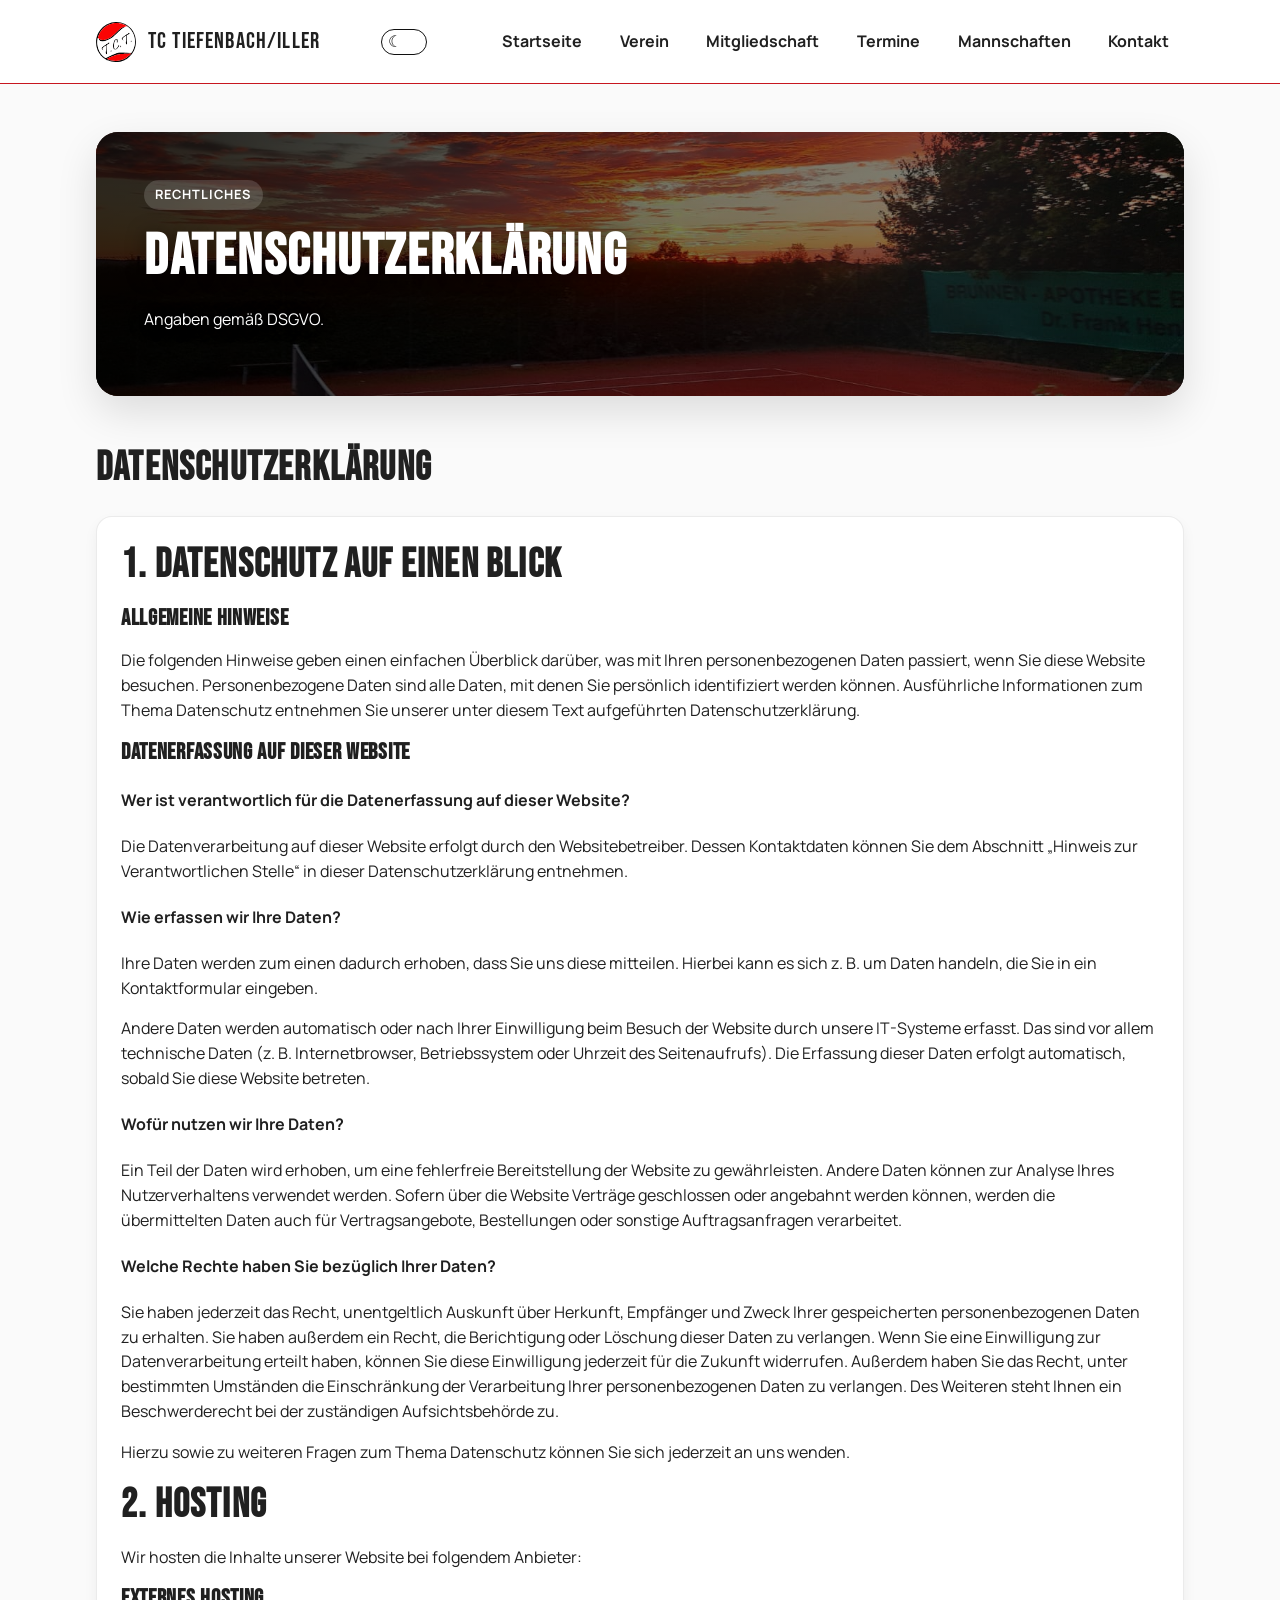
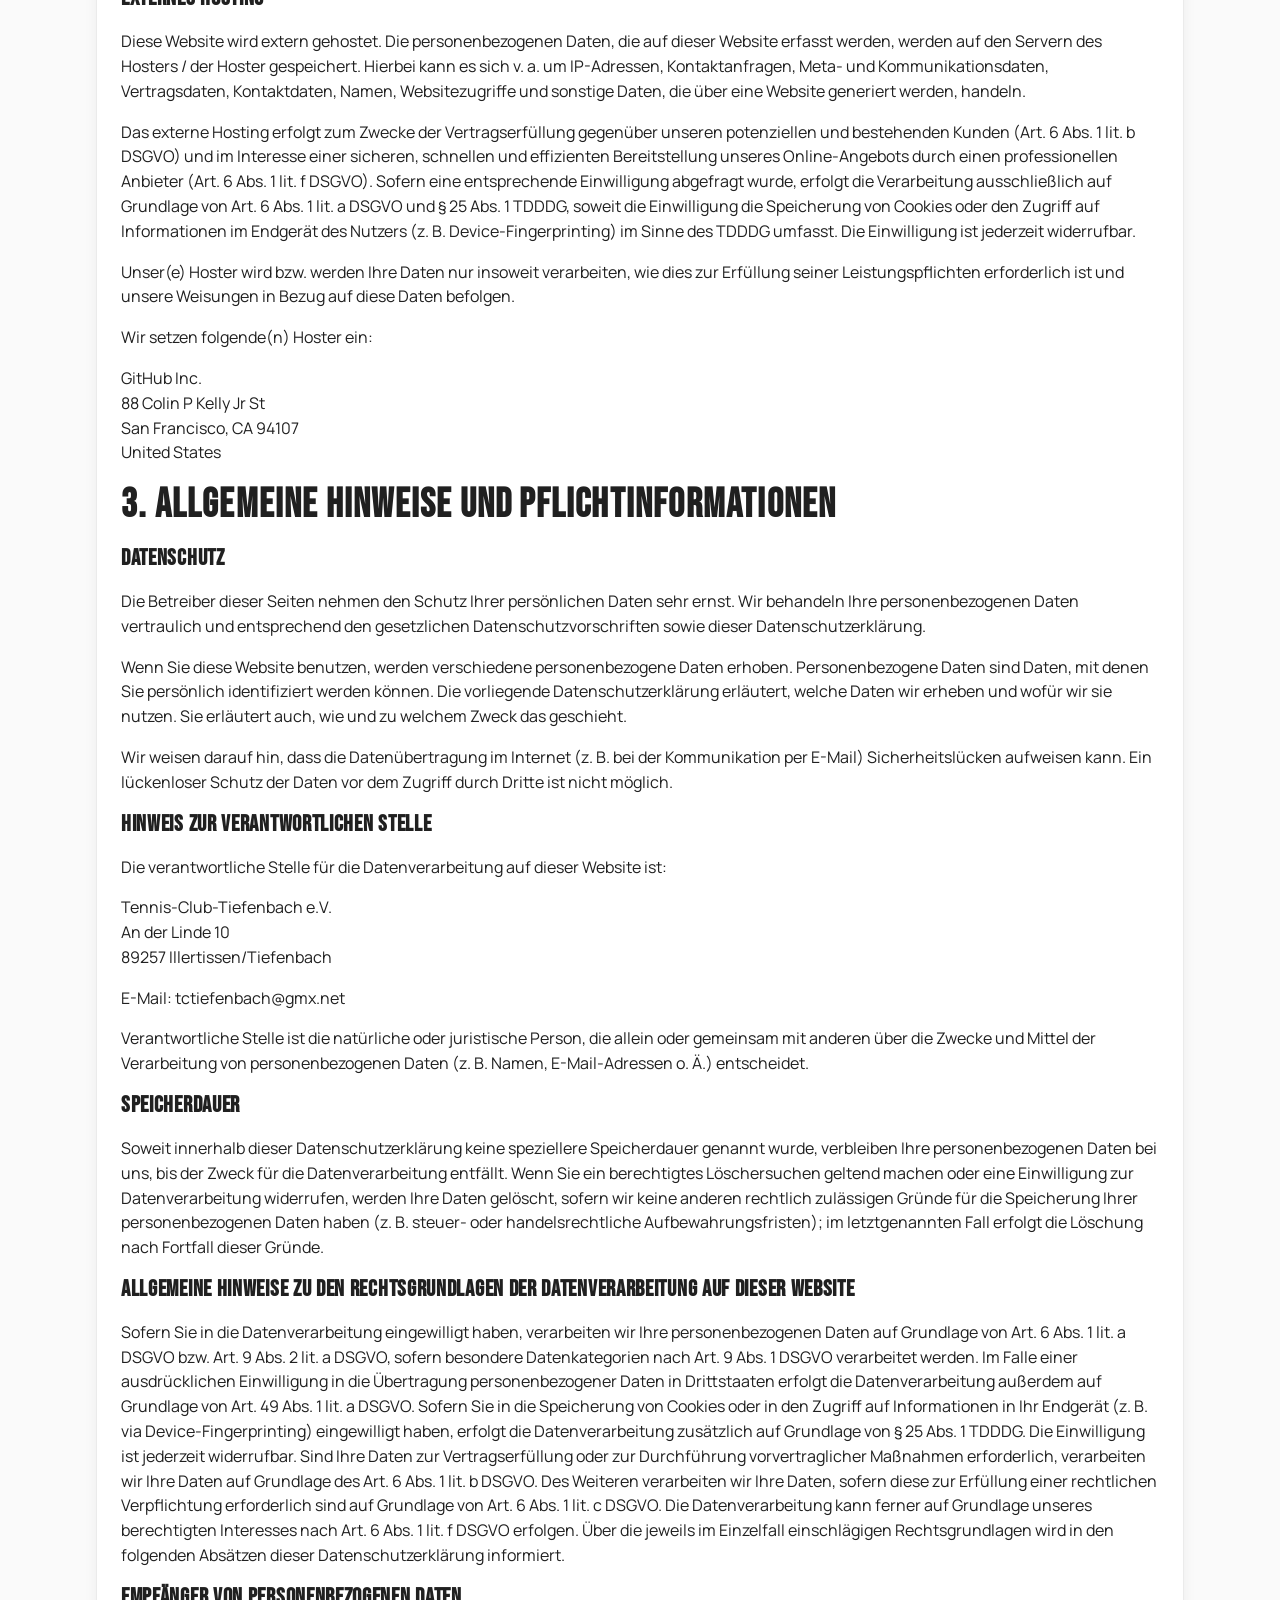
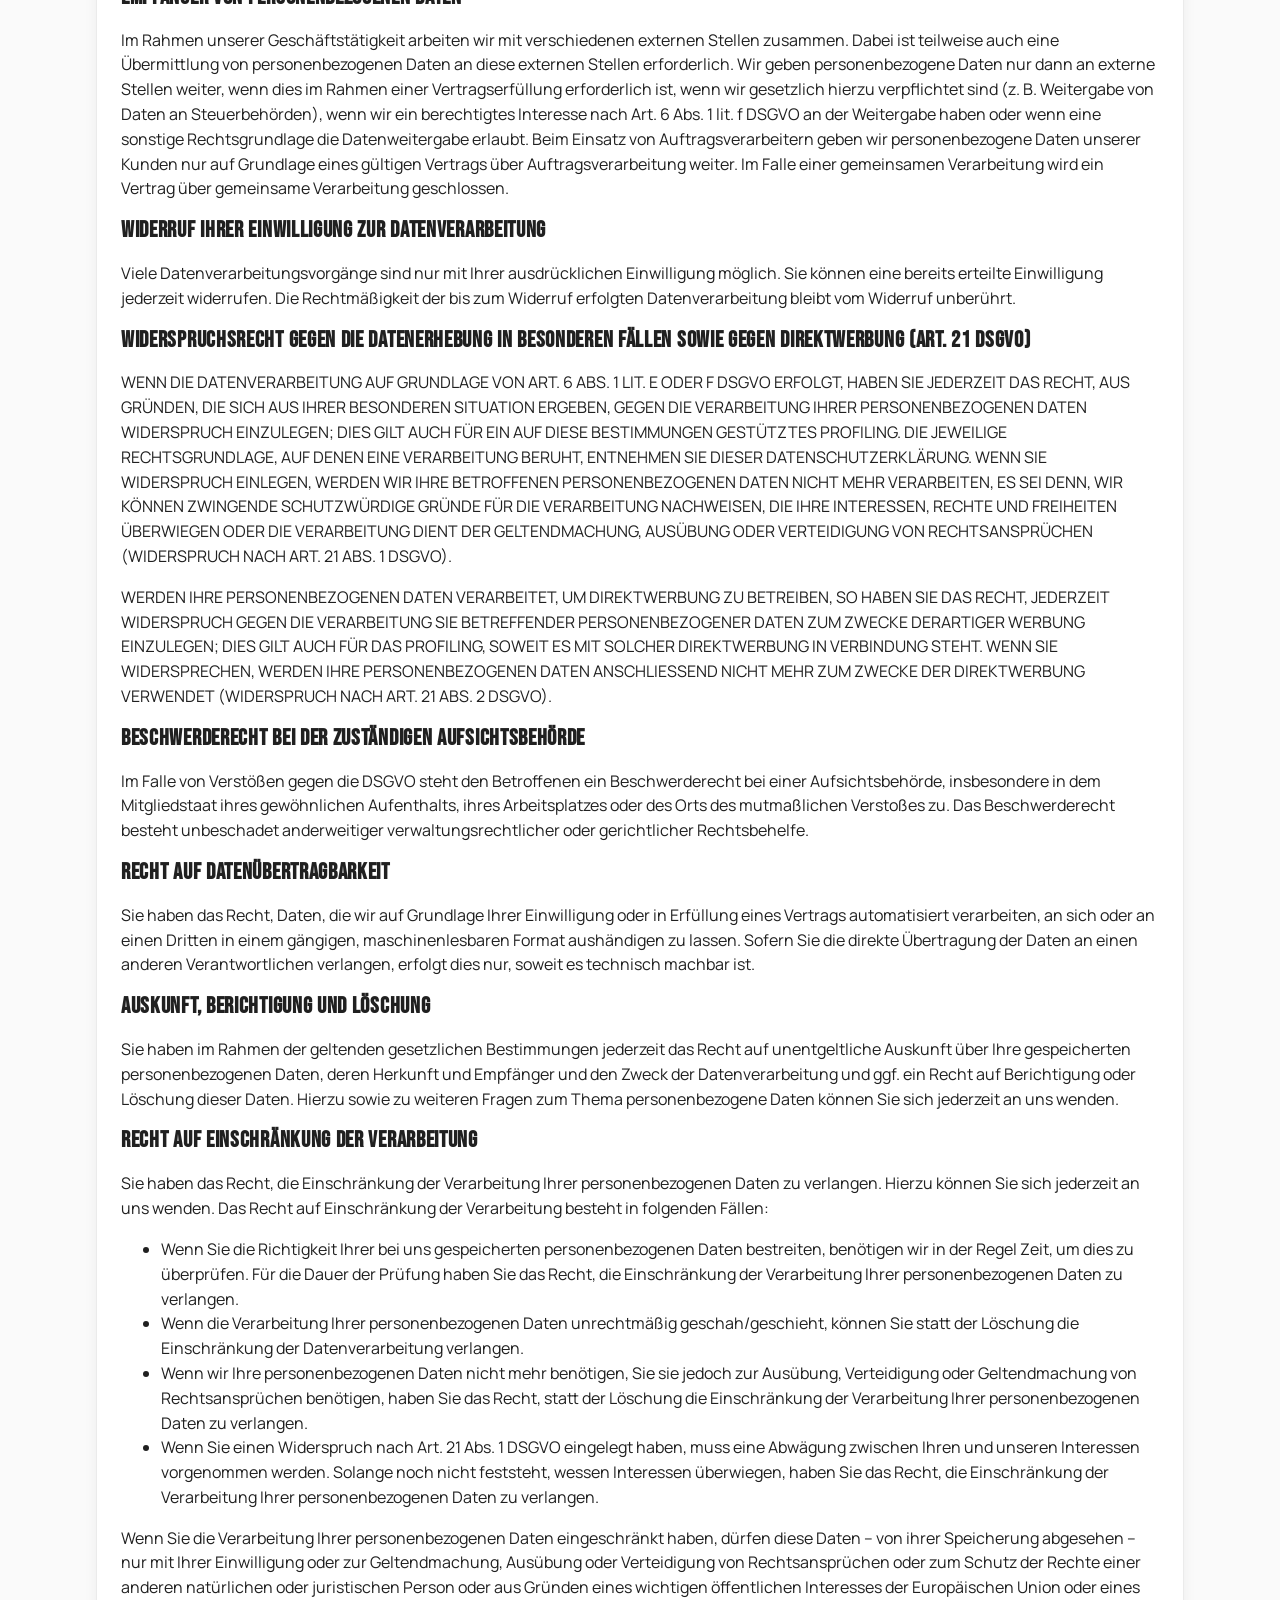
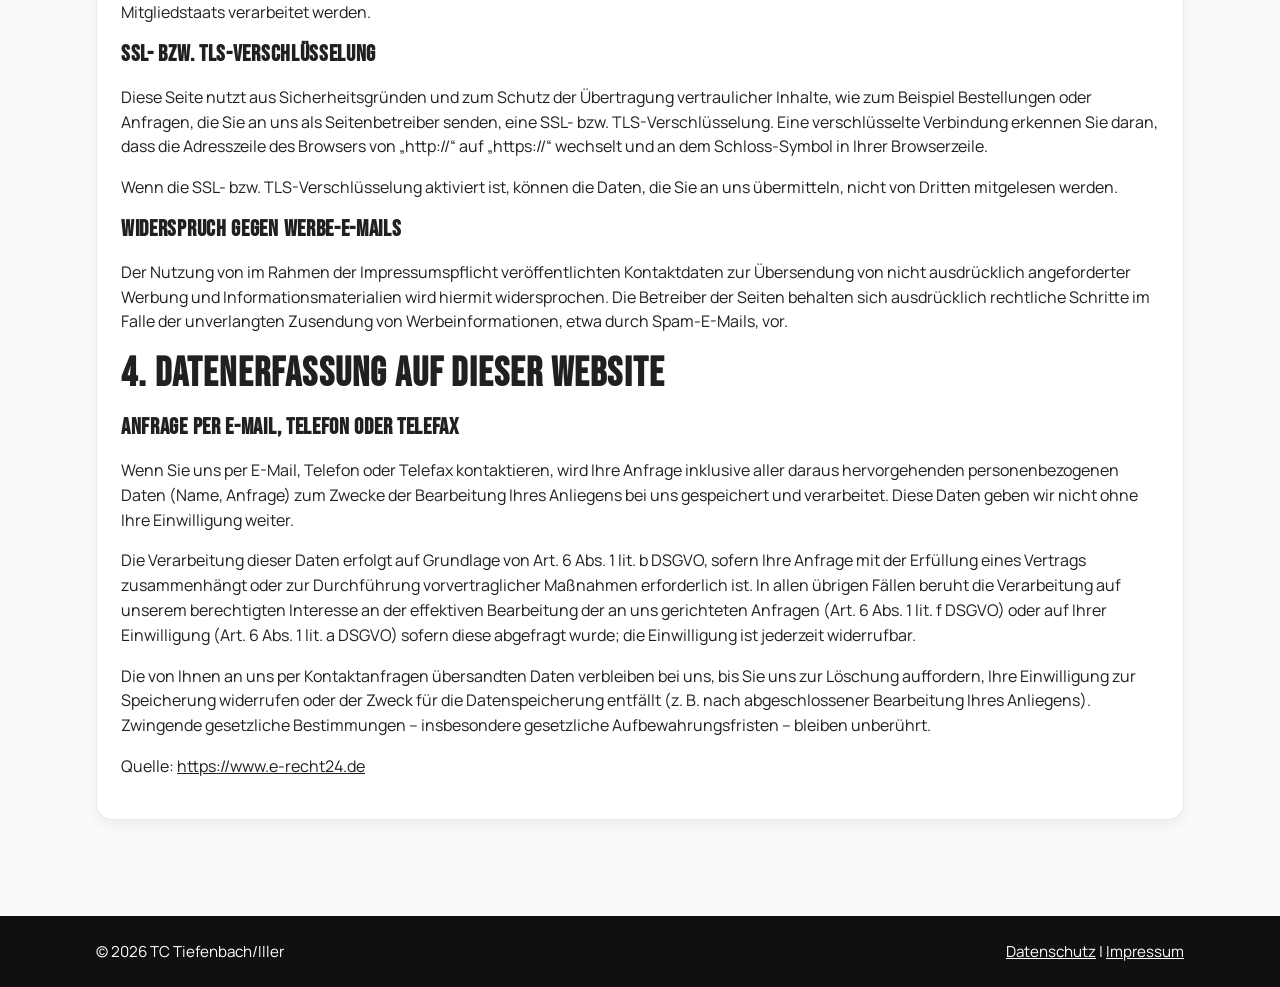
<file: privacy-policy.html>
<!doctype html>
<html lang="de">
  <head>
    <meta charset="UTF-8" />
    <meta name="viewport" content="width=device-width, initial-scale=1.0" />
    <title>TC Tiefenbach/Iller | Datenschutz</title>
    <meta
      name="description"
      content="Datenschutzerklärung des TC Tiefenbach/Iller gemäß DSGVO."
    />
    <meta name="robots" content="noindex, follow" />
    <link rel="preload" href="fonts/manrope-400.woff2" as="font" type="font/woff2" crossorigin="anonymous" />
    <link rel="preload" href="fonts/manrope-700.woff2" as="font" type="font/woff2" crossorigin="anonymous" />
    <link rel="preload" href="fonts/bebas-neue-400.woff2" as="font" type="font/woff2" crossorigin="anonymous" />
    <link rel="icon" href="images/tc-tiefenbach-logo-without-text-white.svg" type="image/svg+xml" />
    <link rel="stylesheet" href="css/style.css" />
  </head>
  <body class="about-page">
    <a class="skip-link" href="#main-content">Zum Inhalt springen</a>
    <header class="site-header">
      <div class="header-inner">
        <a class="brand" href="index.html" aria-label="TC Tiefenbach/Iller Startseite">
          <span class="brand-mark" aria-hidden="true"></span>
          <span class="brand-text">TC Tiefenbach/Iller</span>
        </a>
        <button
          class="nav-toggle"
          type="button"
          data-nav-toggle
          aria-expanded="false"
          aria-controls="primary-nav"
        >
          Menü
        </button>
        <button
          class="dark-mode-toggle"
          type="button"
          data-dark-toggle
          aria-label="Dunkelmodus umschalten"
          title="Dunkelmodus"
        >
          🌙
        </button>
        <nav id="primary-nav" class="primary-nav" data-primary-nav aria-label="Hauptnavigation">
          <ul>
            <li><a href="index.html">Startseite</a></li>
            <li><a href="about.html">Verein</a></li>
            <li><a href="membership.html">Mitgliedschaft</a></li>
            <li><a href="schedule.html">Termine</a></li>
            <li><a href="teams.html">Mannschaften</a></li>
            <li><a href="contact.html">Kontakt</a></li></ul>
        </nav>
      </div>
    </header>

    <main id="main-content" class="page">
      <section class="hero reveal">
        <span class="kicker">Rechtliches</span>
        <h1>Datenschutzerklärung</h1>
        <p>Angaben gemäß DSGVO.</p>
      </section>

      <section class="section reveal" aria-labelledby="datenschutz-title">
        <div class="section-header">
          <h2 id="datenschutz-title">Datenschutzerklärung</h2>
        </div>
        <article class="card">
          <h2>1. Datenschutz auf einen Blick</h2>
          <h3>Allgemeine Hinweise</h3> <p>Die folgenden Hinweise geben einen einfachen &Uuml;berblick dar&uuml;ber, was mit Ihren personenbezogenen Daten passiert, wenn Sie diese Website besuchen. Personenbezogene Daten sind alle Daten, mit denen Sie pers&ouml;nlich identifiziert werden k&ouml;nnen. Ausf&uuml;hrliche Informationen zum Thema Datenschutz entnehmen Sie unserer unter diesem Text aufgef&uuml;hrten Datenschutzerkl&auml;rung.</p>
          <h3>Datenerfassung auf dieser Website</h3> <h4>Wer ist verantwortlich f&uuml;r die Datenerfassung auf dieser Website?</h4> <p>Die Datenverarbeitung auf dieser Website erfolgt durch den Websitebetreiber. Dessen Kontaktdaten k&ouml;nnen Sie dem Abschnitt &bdquo;Hinweis zur Verantwortlichen Stelle&ldquo; in dieser Datenschutzerkl&auml;rung entnehmen.</p> <h4>Wie erfassen wir Ihre Daten?</h4> <p>Ihre Daten werden zum einen dadurch erhoben, dass Sie uns diese mitteilen. Hierbei kann es sich z.&nbsp;B. um Daten handeln, die Sie in ein Kontaktformular eingeben.</p> <p>Andere Daten werden automatisch oder nach Ihrer Einwilligung beim Besuch der Website durch unsere IT-Systeme erfasst. Das sind vor allem technische Daten (z.&nbsp;B. Internetbrowser, Betriebssystem oder Uhrzeit des Seitenaufrufs). Die Erfassung dieser Daten erfolgt automatisch, sobald Sie diese Website betreten.</p> <h4>Wof&uuml;r nutzen wir Ihre Daten?</h4> <p>Ein Teil der Daten wird erhoben, um eine fehlerfreie Bereitstellung der Website zu gew&auml;hrleisten. Andere Daten k&ouml;nnen zur Analyse Ihres Nutzerverhaltens verwendet werden. Sofern &uuml;ber die Website Vertr&auml;ge geschlossen oder angebahnt werden k&ouml;nnen, werden die &uuml;bermittelten Daten auch f&uuml;r Vertragsangebote, Bestellungen oder sonstige Auftragsanfragen verarbeitet.</p> <h4>Welche Rechte haben Sie bez&uuml;glich Ihrer Daten?</h4> <p>Sie haben jederzeit das Recht, unentgeltlich Auskunft &uuml;ber Herkunft, Empf&auml;nger und Zweck Ihrer gespeicherten personenbezogenen Daten zu erhalten. Sie haben au&szlig;erdem ein Recht, die Berichtigung oder L&ouml;schung dieser Daten zu verlangen. Wenn Sie eine Einwilligung zur Datenverarbeitung erteilt haben, k&ouml;nnen Sie diese Einwilligung jederzeit f&uuml;r die Zukunft widerrufen. Au&szlig;erdem haben Sie das Recht, unter bestimmten Umst&auml;nden die Einschr&auml;nkung der Verarbeitung Ihrer personenbezogenen Daten zu verlangen. Des Weiteren steht Ihnen ein Beschwerderecht bei der zust&auml;ndigen Aufsichtsbeh&ouml;rde zu.</p> <p>Hierzu sowie zu weiteren Fragen zum Thema Datenschutz k&ouml;nnen Sie sich jederzeit an uns wenden.</p>
          <h2>2. Hosting</h2>
          <p>Wir hosten die Inhalte unserer Website bei folgendem Anbieter:</p>
          <h3>Externes Hosting</h3> <p>Diese Website wird extern gehostet. Die personenbezogenen Daten, die auf dieser Website erfasst werden, werden auf den Servern des Hosters / der Hoster gespeichert. Hierbei kann es sich v.&nbsp;a. um IP-Adressen, Kontaktanfragen, Meta- und Kommunikationsdaten, Vertragsdaten, Kontaktdaten, Namen, Websitezugriffe und sonstige Daten, die &uuml;ber eine Website generiert werden, handeln.</p> <p>Das externe Hosting erfolgt zum Zwecke der Vertragserf&uuml;llung gegen&uuml;ber unseren potenziellen und bestehenden Kunden (Art. 6 Abs. 1 lit. b DSGVO) und im Interesse einer sicheren, schnellen und effizienten Bereitstellung unseres Online-Angebots durch einen professionellen Anbieter (Art. 6 Abs. 1 lit. f DSGVO). Sofern eine entsprechende Einwilligung abgefragt wurde, erfolgt die Verarbeitung ausschlie&szlig;lich auf Grundlage von Art. 6 Abs. 1 lit. a DSGVO und &sect; 25 Abs. 1 TDDDG, soweit die Einwilligung die Speicherung von Cookies oder den Zugriff auf Informationen im Endger&auml;t des Nutzers (z.&nbsp;B. Device-Fingerprinting) im Sinne des TDDDG umfasst. Die Einwilligung ist jederzeit widerrufbar.</p> <p>Unser(e) Hoster wird bzw. werden Ihre Daten nur insoweit verarbeiten, wie dies zur Erf&uuml;llung seiner Leistungspflichten erforderlich ist und unsere Weisungen in Bezug auf diese Daten befolgen.</p> <p>Wir setzen folgende(n) Hoster ein:</p>
          <p>GitHub Inc.<br />
          88 Colin P Kelly Jr St<br />
          San Francisco, CA 94107<br />
          United States</p>
          <h2>3. Allgemeine Hinweise und Pflicht&shy;informationen</h2>
          <h3>Datenschutz</h3> <p>Die Betreiber dieser Seiten nehmen den Schutz Ihrer pers&ouml;nlichen Daten sehr ernst. Wir behandeln Ihre personenbezogenen Daten vertraulich und entsprechend den gesetzlichen Datenschutzvorschriften sowie dieser Datenschutzerkl&auml;rung.</p> <p>Wenn Sie diese Website benutzen, werden verschiedene personenbezogene Daten erhoben. Personenbezogene Daten sind Daten, mit denen Sie pers&ouml;nlich identifiziert werden k&ouml;nnen. Die vorliegende Datenschutzerkl&auml;rung erl&auml;utert, welche Daten wir erheben und wof&uuml;r wir sie nutzen. Sie erl&auml;utert auch, wie und zu welchem Zweck das geschieht.</p> <p>Wir weisen darauf hin, dass die Daten&uuml;bertragung im Internet (z.&nbsp;B. bei der Kommunikation per E-Mail) Sicherheitsl&uuml;cken aufweisen kann. Ein l&uuml;ckenloser Schutz der Daten vor dem Zugriff durch Dritte ist nicht m&ouml;glich.</p>
          <h3>Hinweis zur verantwortlichen Stelle</h3> <p>Die verantwortliche Stelle f&uuml;r die Datenverarbeitung auf dieser Website ist:</p> <p>Tennis-Club-Tiefenbach e.V.<br />
          An der Linde 10<br />
          89257 Illertissen/Tiefenbach</p>
          
          <p>E-Mail: tctiefenbach@gmx.net</p>
           <p>Verantwortliche Stelle ist die nat&uuml;rliche oder juristische Person, die allein oder gemeinsam mit anderen &uuml;ber die Zwecke und Mittel der Verarbeitung von personenbezogenen Daten (z.&nbsp;B. Namen, E-Mail-Adressen o. &Auml;.) entscheidet.</p>
          
          <h3>Speicherdauer</h3> <p>Soweit innerhalb dieser Datenschutzerkl&auml;rung keine speziellere Speicherdauer genannt wurde, verbleiben Ihre personenbezogenen Daten bei uns, bis der Zweck f&uuml;r die Datenverarbeitung entf&auml;llt. Wenn Sie ein berechtigtes L&ouml;schersuchen geltend machen oder eine Einwilligung zur Datenverarbeitung widerrufen, werden Ihre Daten gel&ouml;scht, sofern wir keine anderen rechtlich zul&auml;ssigen Gr&uuml;nde f&uuml;r die Speicherung Ihrer personenbezogenen Daten haben (z.&nbsp;B. steuer- oder handelsrechtliche Aufbewahrungsfristen); im letztgenannten Fall erfolgt die L&ouml;schung nach Fortfall dieser Gr&uuml;nde.</p>
          <h3>Allgemeine Hinweise zu den Rechtsgrundlagen der Datenverarbeitung auf dieser Website</h3> <p>Sofern Sie in die Datenverarbeitung eingewilligt haben, verarbeiten wir Ihre personenbezogenen Daten auf Grundlage von Art. 6 Abs. 1 lit. a DSGVO bzw. Art. 9 Abs. 2 lit. a DSGVO, sofern besondere Datenkategorien nach Art. 9 Abs. 1 DSGVO verarbeitet werden. Im Falle einer ausdr&uuml;cklichen Einwilligung in die &Uuml;bertragung personenbezogener Daten in Drittstaaten erfolgt die Datenverarbeitung au&szlig;erdem auf Grundlage von Art. 49 Abs. 1 lit. a DSGVO. Sofern Sie in die Speicherung von Cookies oder in den Zugriff auf Informationen in Ihr Endger&auml;t (z.&nbsp;B. via Device-Fingerprinting) eingewilligt haben, erfolgt die Datenverarbeitung zus&auml;tzlich auf Grundlage von &sect; 25 Abs. 1 TDDDG. Die Einwilligung ist jederzeit widerrufbar. Sind Ihre Daten zur Vertragserf&uuml;llung oder zur Durchf&uuml;hrung vorvertraglicher Ma&szlig;nahmen erforderlich, verarbeiten wir Ihre Daten auf Grundlage des Art. 6 Abs. 1 lit. b DSGVO. Des Weiteren verarbeiten wir Ihre Daten, sofern diese zur Erf&uuml;llung einer rechtlichen Verpflichtung erforderlich sind auf Grundlage von Art. 6 Abs. 1 lit. c DSGVO. Die Datenverarbeitung kann ferner auf Grundlage unseres berechtigten Interesses nach Art. 6 Abs. 1 lit. f DSGVO erfolgen. &Uuml;ber die jeweils im Einzelfall einschl&auml;gigen Rechtsgrundlagen wird in den folgenden Abs&auml;tzen dieser Datenschutzerkl&auml;rung informiert.</p>
          <h3>Empf&auml;nger von personenbezogenen Daten</h3> <p>Im Rahmen unserer Gesch&auml;ftst&auml;tigkeit arbeiten wir mit verschiedenen externen Stellen zusammen. Dabei ist teilweise auch eine &Uuml;bermittlung von personenbezogenen Daten an diese externen Stellen erforderlich. Wir geben personenbezogene Daten nur dann an externe Stellen weiter, wenn dies im Rahmen einer Vertragserf&uuml;llung erforderlich ist, wenn wir gesetzlich hierzu verpflichtet sind (z.&nbsp;B. Weitergabe von Daten an Steuerbeh&ouml;rden), wenn wir ein berechtigtes Interesse nach Art. 6 Abs. 1 lit. f DSGVO an der Weitergabe haben oder wenn eine sonstige Rechtsgrundlage die Datenweitergabe erlaubt. Beim Einsatz von Auftragsverarbeitern geben wir personenbezogene Daten unserer Kunden nur auf Grundlage eines g&uuml;ltigen Vertrags &uuml;ber Auftragsverarbeitung weiter. Im Falle einer gemeinsamen Verarbeitung wird ein Vertrag &uuml;ber gemeinsame Verarbeitung geschlossen.</p>
          <h3>Widerruf Ihrer Einwilligung zur Datenverarbeitung</h3> <p>Viele Datenverarbeitungsvorg&auml;nge sind nur mit Ihrer ausdr&uuml;cklichen Einwilligung m&ouml;glich. Sie k&ouml;nnen eine bereits erteilte Einwilligung jederzeit widerrufen. Die Rechtm&auml;&szlig;igkeit der bis zum Widerruf erfolgten Datenverarbeitung bleibt vom Widerruf unber&uuml;hrt.</p>
          <h3>Widerspruchsrecht gegen die Datenerhebung in besonderen F&auml;llen sowie gegen Direktwerbung (Art. 21 DSGVO)</h3> <p>WENN DIE DATENVERARBEITUNG AUF GRUNDLAGE VON ART. 6 ABS. 1 LIT. E ODER F DSGVO ERFOLGT, HABEN SIE JEDERZEIT DAS RECHT, AUS GR&Uuml;NDEN, DIE SICH AUS IHRER BESONDEREN SITUATION ERGEBEN, GEGEN DIE VERARBEITUNG IHRER PERSONENBEZOGENEN DATEN WIDERSPRUCH EINZULEGEN; DIES GILT AUCH F&Uuml;R EIN AUF DIESE BESTIMMUNGEN GEST&Uuml;TZTES PROFILING. DIE JEWEILIGE RECHTSGRUNDLAGE, AUF DENEN EINE VERARBEITUNG BERUHT, ENTNEHMEN SIE DIESER DATENSCHUTZERKL&Auml;RUNG. WENN SIE WIDERSPRUCH EINLEGEN, WERDEN WIR IHRE BETROFFENEN PERSONENBEZOGENEN DATEN NICHT MEHR VERARBEITEN, ES SEI DENN, WIR K&Ouml;NNEN ZWINGENDE SCHUTZW&Uuml;RDIGE GR&Uuml;NDE F&Uuml;R DIE VERARBEITUNG NACHWEISEN, DIE IHRE INTERESSEN, RECHTE UND FREIHEITEN &Uuml;BERWIEGEN ODER DIE VERARBEITUNG DIENT DER GELTENDMACHUNG, AUS&Uuml;BUNG ODER VERTEIDIGUNG VON RECHTSANSPR&Uuml;CHEN (WIDERSPRUCH NACH ART. 21 ABS. 1 DSGVO).</p> <p>WERDEN IHRE PERSONENBEZOGENEN DATEN VERARBEITET, UM DIREKTWERBUNG ZU BETREIBEN, SO HABEN SIE DAS RECHT, JEDERZEIT WIDERSPRUCH GEGEN DIE VERARBEITUNG SIE BETREFFENDER PERSONENBEZOGENER DATEN ZUM ZWECKE DERARTIGER WERBUNG EINZULEGEN; DIES GILT AUCH F&Uuml;R DAS PROFILING, SOWEIT ES MIT SOLCHER DIREKTWERBUNG IN VERBINDUNG STEHT. WENN SIE WIDERSPRECHEN, WERDEN IHRE PERSONENBEZOGENEN DATEN ANSCHLIESSEND NICHT MEHR ZUM ZWECKE DER DIREKTWERBUNG VERWENDET (WIDERSPRUCH NACH ART. 21 ABS. 2 DSGVO).</p>
          <h3>Beschwerde&shy;recht bei der zust&auml;ndigen Aufsichts&shy;beh&ouml;rde</h3> <p>Im Falle von Verst&ouml;&szlig;en gegen die DSGVO steht den Betroffenen ein Beschwerderecht bei einer Aufsichtsbeh&ouml;rde, insbesondere in dem Mitgliedstaat ihres gew&ouml;hnlichen Aufenthalts, ihres Arbeitsplatzes oder des Orts des mutma&szlig;lichen Versto&szlig;es zu. Das Beschwerderecht besteht unbeschadet anderweitiger verwaltungsrechtlicher oder gerichtlicher Rechtsbehelfe.</p>
          <h3>Recht auf Daten&shy;&uuml;bertrag&shy;barkeit</h3> <p>Sie haben das Recht, Daten, die wir auf Grundlage Ihrer Einwilligung oder in Erf&uuml;llung eines Vertrags automatisiert verarbeiten, an sich oder an einen Dritten in einem g&auml;ngigen, maschinenlesbaren Format aush&auml;ndigen zu lassen. Sofern Sie die direkte &Uuml;bertragung der Daten an einen anderen Verantwortlichen verlangen, erfolgt dies nur, soweit es technisch machbar ist.</p>
          <h3>Auskunft, Berichtigung und L&ouml;schung</h3> <p>Sie haben im Rahmen der geltenden gesetzlichen Bestimmungen jederzeit das Recht auf unentgeltliche Auskunft &uuml;ber Ihre gespeicherten personenbezogenen Daten, deren Herkunft und Empf&auml;nger und den Zweck der Datenverarbeitung und ggf. ein Recht auf Berichtigung oder L&ouml;schung dieser Daten. Hierzu sowie zu weiteren Fragen zum Thema personenbezogene Daten k&ouml;nnen Sie sich jederzeit an uns wenden.</p>
          <h3>Recht auf Einschr&auml;nkung der Verarbeitung</h3> <p>Sie haben das Recht, die Einschr&auml;nkung der Verarbeitung Ihrer personenbezogenen Daten zu verlangen. Hierzu k&ouml;nnen Sie sich jederzeit an uns wenden. Das Recht auf Einschr&auml;nkung der Verarbeitung besteht in folgenden F&auml;llen:</p> <ul> <li>Wenn Sie die Richtigkeit Ihrer bei uns gespeicherten personenbezogenen Daten bestreiten, ben&ouml;tigen wir in der Regel Zeit, um dies zu &uuml;berpr&uuml;fen. F&uuml;r die Dauer der Pr&uuml;fung haben Sie das Recht, die Einschr&auml;nkung der Verarbeitung Ihrer personenbezogenen Daten zu verlangen.</li> <li>Wenn die Verarbeitung Ihrer personenbezogenen Daten unrechtm&auml;&szlig;ig geschah/geschieht, k&ouml;nnen Sie statt der L&ouml;schung die Einschr&auml;nkung der Datenverarbeitung verlangen.</li> <li>Wenn wir Ihre personenbezogenen Daten nicht mehr ben&ouml;tigen, Sie sie jedoch zur Aus&uuml;bung, Verteidigung oder Geltendmachung von Rechtsanspr&uuml;chen ben&ouml;tigen, haben Sie das Recht, statt der L&ouml;schung die Einschr&auml;nkung der Verarbeitung Ihrer personenbezogenen Daten zu verlangen.</li> <li>Wenn Sie einen Widerspruch nach Art. 21 Abs. 1 DSGVO eingelegt haben, muss eine Abw&auml;gung zwischen Ihren und unseren Interessen vorgenommen werden. Solange noch nicht feststeht, wessen Interessen &uuml;berwiegen, haben Sie das Recht, die Einschr&auml;nkung der Verarbeitung Ihrer personenbezogenen Daten zu verlangen.</li> </ul> <p>Wenn Sie die Verarbeitung Ihrer personenbezogenen Daten eingeschr&auml;nkt haben, d&uuml;rfen diese Daten &ndash; von ihrer Speicherung abgesehen &ndash; nur mit Ihrer Einwilligung oder zur Geltendmachung, Aus&uuml;bung oder Verteidigung von Rechtsanspr&uuml;chen oder zum Schutz der Rechte einer anderen nat&uuml;rlichen oder juristischen Person oder aus Gr&uuml;nden eines wichtigen &ouml;ffentlichen Interesses der Europ&auml;ischen Union oder eines Mitgliedstaats verarbeitet werden.</p>
          <h3>SSL- bzw. TLS-Verschl&uuml;sselung</h3> <p>Diese Seite nutzt aus Sicherheitsgr&uuml;nden und zum Schutz der &Uuml;bertragung vertraulicher Inhalte, wie zum Beispiel Bestellungen oder Anfragen, die Sie an uns als Seitenbetreiber senden, eine SSL- bzw. TLS-Verschl&uuml;sselung. Eine verschl&uuml;sselte Verbindung erkennen Sie daran, dass die Adresszeile des Browsers von &bdquo;http://&ldquo; auf &bdquo;https://&ldquo; wechselt und an dem Schloss-Symbol in Ihrer Browserzeile.</p> <p>Wenn die SSL- bzw. TLS-Verschl&uuml;sselung aktiviert ist, k&ouml;nnen die Daten, die Sie an uns &uuml;bermitteln, nicht von Dritten mitgelesen werden.</p>
          <h3>Widerspruch gegen Werbe-E-Mails</h3> <p>Der Nutzung von im Rahmen der Impressumspflicht ver&ouml;ffentlichten Kontaktdaten zur &Uuml;bersendung von nicht ausdr&uuml;cklich angeforderter Werbung und Informationsmaterialien wird hiermit widersprochen. Die Betreiber der Seiten behalten sich ausdr&uuml;cklich rechtliche Schritte im Falle der unverlangten Zusendung von Werbeinformationen, etwa durch Spam-E-Mails, vor.</p>
          <h2>4. Datenerfassung auf dieser Website</h2>
          <h3>Anfrage per E-Mail, Telefon oder Telefax</h3> <p>Wenn Sie uns per E-Mail, Telefon oder Telefax kontaktieren, wird Ihre Anfrage inklusive aller daraus hervorgehenden personenbezogenen Daten (Name, Anfrage) zum Zwecke der Bearbeitung Ihres Anliegens bei uns gespeichert und verarbeitet. Diese Daten geben wir nicht ohne Ihre Einwilligung weiter.</p> <p>Die Verarbeitung dieser Daten erfolgt auf Grundlage von Art. 6 Abs. 1 lit. b DSGVO, sofern Ihre Anfrage mit der Erf&uuml;llung eines Vertrags zusammenh&auml;ngt oder zur Durchf&uuml;hrung vorvertraglicher Ma&szlig;nahmen erforderlich ist. In allen &uuml;brigen F&auml;llen beruht die Verarbeitung auf unserem berechtigten Interesse an der effektiven Bearbeitung der an uns gerichteten Anfragen (Art. 6 Abs. 1 lit. f DSGVO) oder auf Ihrer Einwilligung (Art. 6 Abs. 1 lit. a DSGVO) sofern diese abgefragt wurde; die Einwilligung ist jederzeit widerrufbar.</p> <p>Die von Ihnen an uns per Kontaktanfragen &uuml;bersandten Daten verbleiben bei uns, bis Sie uns zur L&ouml;schung auffordern, Ihre Einwilligung zur Speicherung widerrufen oder der Zweck f&uuml;r die Datenspeicherung entf&auml;llt (z.&nbsp;B. nach abgeschlossener Bearbeitung Ihres Anliegens). Zwingende gesetzliche Bestimmungen &ndash; insbesondere gesetzliche Aufbewahrungsfristen &ndash; bleiben unber&uuml;hrt.</p>
          <p>Quelle: <a href="https://www.e-recht24.de">https://www.e-recht24.de</a></p>
        </article>
      </section>
    </main>

    <footer class="site-footer">
      <div class="footer-inner">
        <p class="meta">© 2026 TC Tiefenbach/Iller</p>
        <p class="meta"><a aria-current="page" href="privacy-policy.html">Datenschutz</a> | <a href="impressum.html">Impressum</a></p>
      </div>
    </footer>
    <script src="js/main.js"></script>
  </body>
</html>
</file>
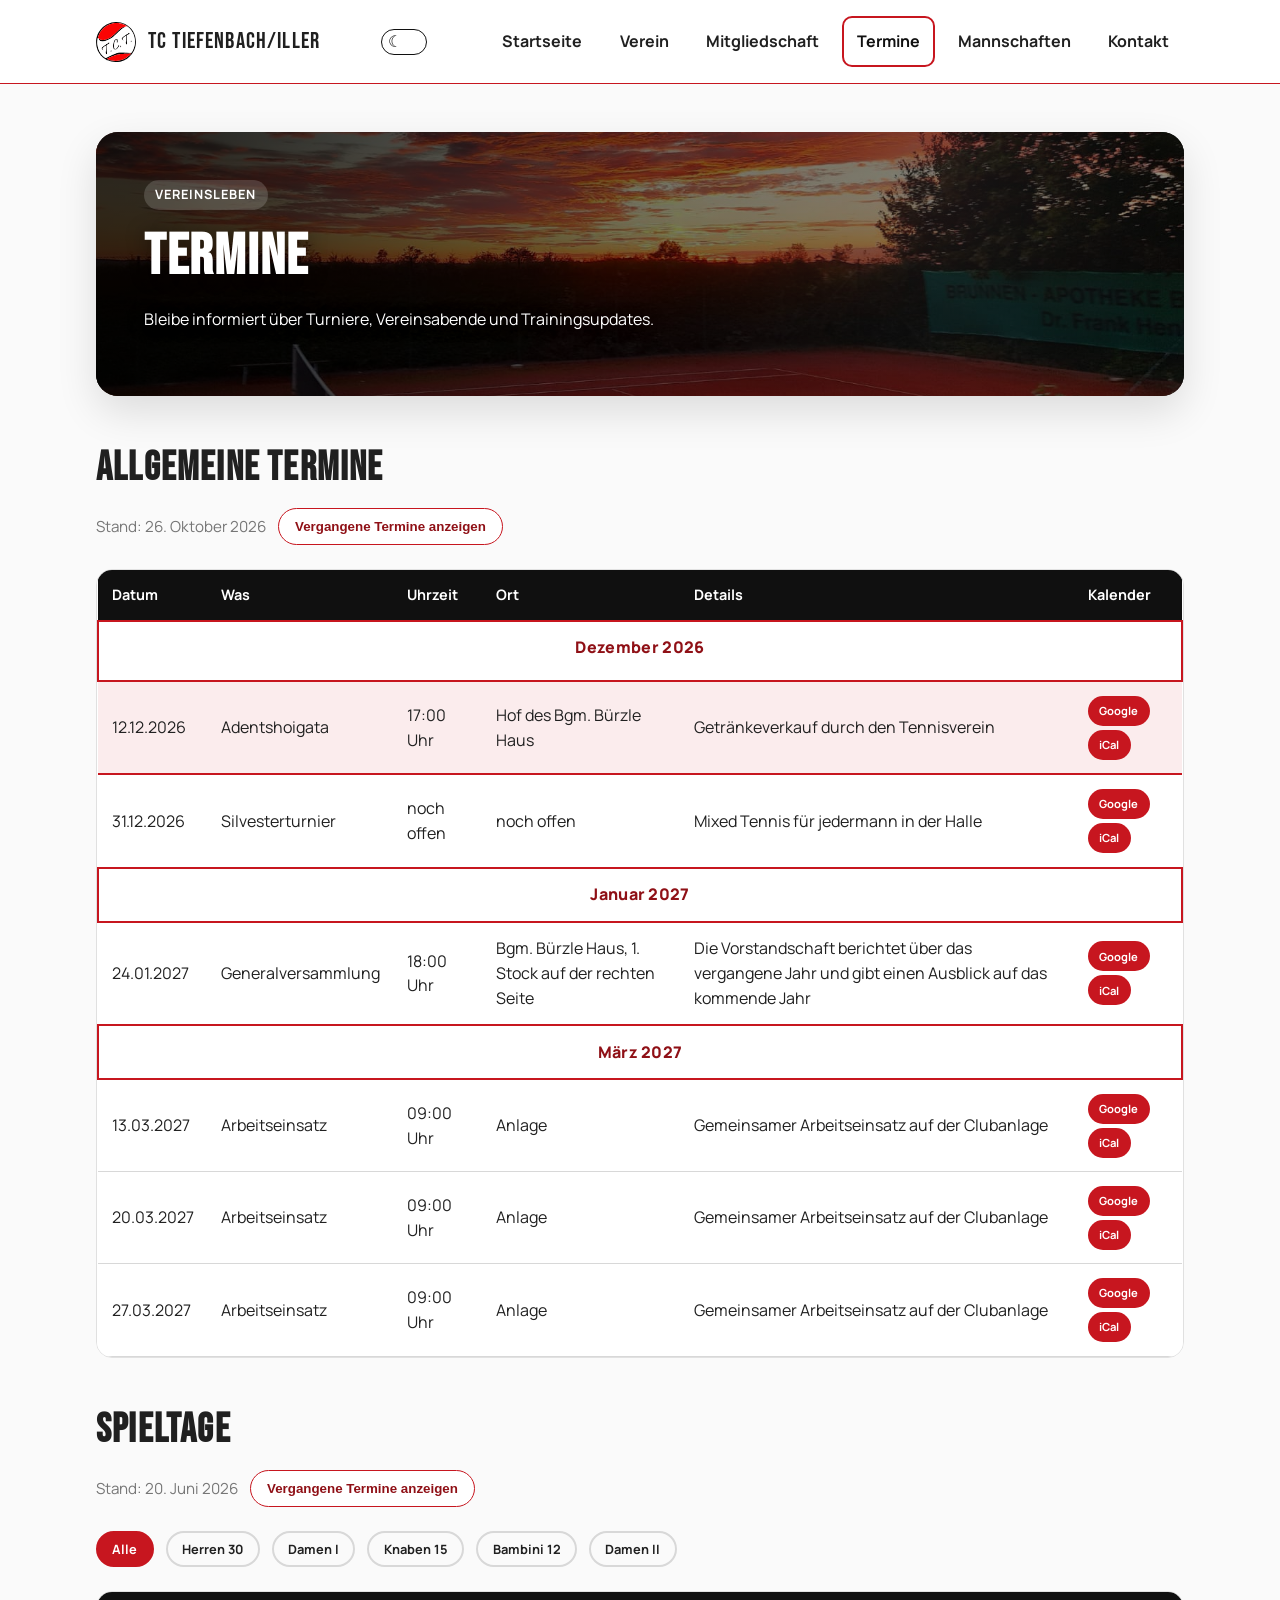
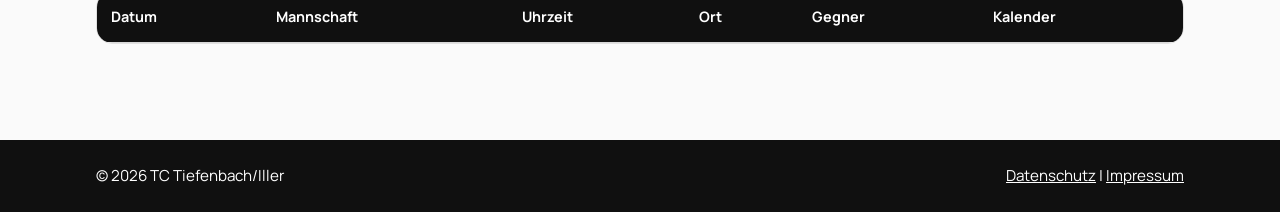
<file: schedule.html>
<!doctype html>
<html lang="de">
  <head>
    <meta charset="UTF-8" />
    <meta name="viewport" content="width=device-width, initial-scale=1.0" />
    <title>TC Tiefenbach/Iller | Termine</title>
    <meta
      name="description"
      content="Aktuelle Termine und kommende Veranstaltungen beim TC Tiefenbach/Iller."
    />
    <meta name="robots" content="index, follow" />
    <link rel="preload" href="fonts/manrope-400.woff2" as="font" type="font/woff2" crossorigin="anonymous" />
    <link rel="preload" href="fonts/manrope-700.woff2" as="font" type="font/woff2" crossorigin="anonymous" />
    <link rel="preload" href="fonts/bebas-neue-400.woff2" as="font" type="font/woff2" crossorigin="anonymous" />
    <link rel="icon" href="images/tc-tiefenbach-logo-without-text-white.svg" type="image/svg+xml" />
    <link rel="stylesheet" href="css/style.css" />
  </head>
  <body class="schedule-page">
    <a class="skip-link" href="#main-content">Zum Inhalt springen</a>
    <header class="site-header">
      <div class="header-inner">
        <a class="brand" href="index.html" aria-label="TC Tiefenbach/Iller Startseite">
          <span class="brand-mark" aria-hidden="true"></span>
          <span class="brand-text">TC Tiefenbach/Iller</span>
        </a>
        <button
          class="nav-toggle"
          type="button"
          data-nav-toggle
          aria-expanded="false"
          aria-controls="primary-nav"
        >
          Menü
        </button>
        <button
          class="dark-mode-toggle"
          type="button"
          data-dark-toggle
          aria-label="Dunkelmodus umschalten"
          title="Dunkelmodus"
        >
          🌙
        </button>
        <nav id="primary-nav" class="primary-nav" data-primary-nav aria-label="Hauptnavigation">
          <ul>
            <li><a href="index.html">Startseite</a></li>
            <li><a href="about.html">Verein</a></li>
            <li><a href="membership.html">Mitgliedschaft</a></li>
            <li><a aria-current="page" href="schedule.html">Termine</a></li>
            <li><a href="teams.html">Mannschaften</a></li>
            <li><a href="contact.html">Kontakt</a></li></ul>
        </nav>
      </div>
    </header>

    <main id="main-content" class="page">
      <section class="hero reveal">
        <span class="kicker">Vereinsleben</span>
        <h1>Termine</h1>
        <p>Bleibe informiert über Turniere, Vereinsabende und Trainingsupdates.</p>
      </section>

      <section class="section reveal" aria-labelledby="events-title">
        <div class="section-header">
          <h2 id="events-title">Allgemeine Termine</h2>
          <div class="section-meta-row">
            <p class="meta">Stand: 26. Oktober 2026</p>
            <button class="toggle-past-btn" type="button" data-toggle-past-events aria-expanded="false">
              Vergangene Termine anzeigen
            </button>
          </div>
        </div>
        <div class="table-wrap">
          <table>
            <thead>
              <tr>
                <th>Datum</th>
                <th>Was</th>
                <th>Uhrzeit</th>
                <th>Ort</th>
                <th>Details</th>
                <th>Kalender</th>
              </tr>
            </thead>
            <tbody>
              <tr class="month-break">
                <td colspan="5">März 2026</td>
              </tr>
              <tr data-event-date="2026-03-14T09:30:00" data-event-end-date="2026-03-14T14:30:00">
                <td>14.03.2026</td>
                <td>Arbeitseinsatz</td>
                <td>ab 09:30 Uhr</td>
                <td>Anlage</td>
                <td>Gemeinsamer Arbeitseinsatz auf der Clubanlage</td>
              </tr>
              <tr data-event-date="2026-03-21T09:30:00" data-event-end-date="2026-03-21T14:30:00">
                <td>21.03.2026</td>
                <td>Arbeitseinsatz</td>
                <td>ab 09:30 Uhr</td>
                <td>Anlage</td>
                <td>Gemeinsamer Arbeitseinsatz auf der Clubanlage</td>
              </tr>
              <tr data-event-date="2026-03-28T09:30:00" data-event-end-date="2026-03-28T14:30:00">
                <td>28.03.2026</td>
                <td>Arbeitseinsatz</td>
                <td>ab 09:30 Uhr</td>
                <td>Anlage</td>
                <td>Gemeinsamer Arbeitseinsatz auf der Clubanlage</td>
              </tr>
              <tr class="month-break">
                <td colspan="5">April 2026</td>
              </tr>
              <tr data-event-date="2026-04-04T09:30:00" data-event-end-date="2026-04-04T14:30:00">
                <td>04.04.2026</td>
                <td>Arbeitseinsatz</td>
                <td>ab 09:30 Uhr</td>
                <td>Anlage</td>
                <td>Gemeinsamer Arbeitseinsatz auf der Clubanlage</td>
              </tr>
              <tr data-event-date="2026-04-11T09:30:00" data-event-end-date="2026-04-11T11:30:00">
                <td>11.04.2026</td>
                <td>Altpapiersammlung</td>
                <td>ab 09:30 Uhr</td>
                <td>Im ganzen Ort</td>
                <td>Sammlung im Ortsgebiet mit Treffpunkt am Bgm. Bürzle Haus</td>
              </tr>
              <tr data-event-date="2026-04-30T18:00:00" data-event-end-date="2026-04-30T21:00:00">
                <td>30.04.2026</td>
                <td>Maibaumfeier</td>
                <td>18:00 Uhr</td>
                <td>Hof des Bgm.<br>Bürzle Haus</td>
                <td>Getränkeverkauf durch den Tennisverein</td>
              </tr>
              <tr class="month-break">
                <td colspan="5">Mai 2026</td>
              </tr>
              <tr data-event-date="2026-05-25T10:00:00" data-event-end-date="2026-05-25T15:00:00">
                <td>25.05.2026</td>
                <td>Schleifchenturnier</td>
                <td>10:00 Uhr</td>
                <td>Anlage</td>
                <td>Schleifchenturnier am Pfingstmontag</td>
              </tr>
              <tr class="month-break">
                <td colspan="5">Juni 2026</td>
              </tr>
              <tr data-event-date="2026-06-21T00:00:00">
                <td>21.06.2026</td>
                <td>Auslosung Vereinsmeisterschaften</td>
                <td>–</td>
                <td>Anlage</td>
                <td>Auslosung der Vereinsmeisterschaften für jedermann</td>
              </tr>
              <tr data-event-date="2026-06-22T00:00:00" data-event-end-date="2026-08-01">
                <td>22.06. – 01.08.2026</td>
                <td>Vereinsmeisterschaften</td>
                <td>–</td>
                <td>Anlage</td>
                <td></td>
              </tr>
              <tr class="month-break">
                <td colspan="5">Juli 2026</td>
              </tr>
              <tr data-event-date="2026-07-25T00:00:00" data-event-end-date="2026-07-26">
                <td>25./26.07.2026</td>
                <td>Dorffest</td>
                <td>–</td>
                <td>Michl-Streit-Platz</td>
                <td>Dorffest in Tiefenbach</td>
              </tr>
              <tr class="month-break">
                <td colspan="5">August 2026</td>
              </tr>
              <tr data-event-date="2026-08-01T00:00:00">
                <td>01.08.2026</td>
                <td>Sommernachtsfest</td>
                <td>–</td>
                <td>Anlage</td>
                <td>Sommernachtsfest mit Finalspielen der Vereinsmeisterschaften</td>
              </tr>
              <tr class="month-break">
                <td colspan="5">Oktober 2026</td>
              </tr>
              <tr data-event-date="2026-10-03T11:00:00" data-event-end-date="2026-10-03T15:00:00">
                <td>03.10.2026</td>
                <td>Schleifchenturnier</td>
                <td>11:00 Uhr</td>
                <td>Anlage</td>
                <td>Schleifchenturnier auf der Clubanlage</td>
              </tr>
              <tr data-event-date="2026-10-17T09:00:00" data-event-end-date="2026-10-17T14:00:00">
                <td>17.10.2026</td>
                <td>Arbeitseinsatz</td>
                <td>09:00 Uhr</td>
                <td>Anlage</td>
                <td>Gemeinsamer Arbeitseinsatz auf der Clubanlage</td>
              </tr>
              <tr data-event-date="2026-10-24T09:00:00" data-event-end-date="2026-10-24T14:00:00">
                <td>24.10.2026</td>
                <td>Arbeitseinsatz</td>
                <td>09:00 Uhr</td>
                <td>Anlage</td>
                <td>Gemeinsamer Arbeitseinsatz auf der Clubanlage</td>
              </tr>
              <tr class="month-break">
                <td colspan="5">Dezember 2026</td>
              </tr>
              <tr data-event-date="2026-12-12T17:00:00">
                <td>12.12.2026</td>
                <td>Adentshoigata</td>
                <td>17:00 Uhr</td>
                <td>Hof des Bgm. Bürzle Haus</td>
                <td>Getränkeverkauf durch den Tennisverein</td>
              </tr>
              <tr data-event-date="2026-12-31T00:00:00">
                <td>31.12.2026</td>
                <td>Silvesterturnier</td>
                <td>noch offen</td>
                <td>noch offen</td>
                <td>Mixed Tennis für jedermann in der Halle</td>
              </tr>
              <tr class="month-break">
                <td colspan="5">Januar 2027</td>
              </tr>
              <tr data-event-date="2027-01-24T18:00:00">
                <td>24.01.2027</td>
                <td>Generalversammlung</td>
                <td>18:00 Uhr</td>
                <td>Bgm. Bürzle Haus, 1. Stock auf der rechten Seite</td>
                <td>Die Vorstandschaft berichtet über das vergangene Jahr und gibt einen Ausblick auf das kommende Jahr</td>
              </tr>
              <tr class="month-break">
                <td colspan="5">März 2027</td>
              </tr>
              <tr data-event-date="2027-03-13T09:00:00" data-event-end-date="2027-03-13T14:00:00">
                <td>13.03.2027</td>
                <td>Arbeitseinsatz</td>
                <td>09:00 Uhr</td>
                <td>Anlage</td>
                <td>Gemeinsamer Arbeitseinsatz auf der Clubanlage</td>
              </tr>
              <tr data-event-date="2027-03-20T09:00:00" data-event-end-date="2027-03-20T14:00:00">
                <td>20.03.2027</td>
                <td>Arbeitseinsatz</td>
                <td>09:00 Uhr</td>
                <td>Anlage</td>
                <td>Gemeinsamer Arbeitseinsatz auf der Clubanlage</td>
              </tr>
              <tr data-event-date="2027-03-27T09:00:00" data-event-end-date="2027-03-27T14:00:00">
                <td>27.03.2027</td>
                <td>Arbeitseinsatz</td>
                <td>09:00 Uhr</td>
                <td>Anlage</td>
                <td>Gemeinsamer Arbeitseinsatz auf der Clubanlage</td>
              </tr>
            </tbody>
          </table>
        </div>
      </section>

      <section class="section reveal" aria-labelledby="matchdays-title">
        <div class="section-header">
          <h2 id="matchdays-title">Spieltage</h2>
          <div class="section-meta-row">
            <p class="meta">Stand: 20. Juni 2026</p>
            <button class="toggle-past-btn" type="button" data-toggle-past-events aria-expanded="false">
              Vergangene Termine anzeigen
            </button>
          </div>
        </div>
        <div class="filter-bar" id="matchdays-filter" role="group" aria-label="Filtern nach Mannschaft"></div>
        <div class="table-wrap">
          <table id="events-calendar">
            <thead>
              <tr>
                <th>Datum</th>
                <th>Mannschaft</th>
                <th>Uhrzeit</th>
                <th>Ort</th>
                <th>Gegner</th>
                <th>Kalender</th>
              </tr>
            </thead>
            <tbody>
              <tr class="month-break">
                <td colspan="5">Mai 2026</td>
              </tr>
              <tr data-event-date="2026-05-02T14:00:00" data-event-end-date="2026-05-02T20:00:00">
                <td>02.05.2026</td>
                <td>Herren 30</td>
                <td>14:00 Uhr</td>
                <td>Auswärtsspiel</td>
                <td>TC Pfaffenhofen</td>
              </tr>
              <tr data-event-date="2026-05-03T10:00:00" data-event-end-date="2026-05-03T16:00:00">
                <td>03.05.2026</td>
                <td>Damen I</td>
                <td>10:00 Uhr</td>
                <td>Heimspiel</td>
                <td>SV Gablingen</td>
              </tr>
              <tr data-event-date="2026-05-08T15:00:00" data-event-end-date="2026-05-08T21:00:00">
                <td>08.05.2026</td>
                <td>Knaben 15</td>
                <td>15:00 Uhr</td>
                <td>Heimspiel</td>
                <td>SSV Illerberg-Thal</td>
              </tr>
              <tr data-event-date="2026-05-09T09:00:00" data-event-end-date="2026-05-09T15:00:00">
                <td>09.05.2026</td>
                <td>Bambini 12</td>
                <td>09:00 Uhr</td>
                <td>Heimspiel</td>
                <td>FC Heimertingen II</td>
              </tr>
              <tr data-event-date="2026-05-10T09:00:00" data-event-end-date="2026-05-10T15:00:00">
                <td>10.05.2026</td>
                <td>Damen II</td>
                <td>09:00 Uhr</td>
                <td>Auswärtsspiel</td>
                <td>TSV Babenhausen II</td>
              </tr>
              <tr data-event-date="2026-05-10T10:00:00" data-event-end-date="2026-05-10T16:00:00">
                <td>10.05.2026</td>
                <td>Damen I</td>
                <td>10:00 Uhr</td>
                <td>Heimspiel</td>
                <td>TC Rot-Weiß Gersthofen II</td>
              </tr>
              <tr data-event-date="2026-05-16T09:00:00" data-event-end-date="2026-05-16T15:00:00">
                <td>16.05.2026</td>
                <td>Bambini 12</td>
                <td>09:00 Uhr</td>
                <td>Auswärtsspiel</td>
                <td>TC Altenstadt/Iller II</td>
              </tr>
              <tr data-event-date="2026-05-16T13:00:00" data-event-end-date="2026-05-16T19:00:00">
                <td>16.05.2026</td>
                <td>Herren 30</td>
                <td>13:00 Uhr</td>
                <td>Heimspiel</td>
                <td>TTC Reutti</td>
              </tr>
              <tr data-event-date="2026-05-17T09:00:00" data-event-end-date="2026-05-17T15:00:00">
                <td>17.05.2026</td>
                <td>Damen II</td>
                <td>09:00 Uhr</td>
                <td>Heimspiel</td>
                <td>DJK SV Ost Memmingen II</td>
              </tr>
              <tr data-event-date="2026-05-17T10:00:00" data-event-end-date="2026-05-17T16:00:00">
                <td>17.05.2026</td>
                <td>Damen I</td>
                <td>10:00 Uhr</td>
                <td>Auswärtsspiel</td>
                <td>FC Heimertingen</td>
              </tr>
              <tr class="month-break">
                <td colspan="5">Juni 2026</td>
              </tr>
              <tr data-event-date="2026-06-12T15:00:00" data-event-end-date="2026-06-12T21:00:00">
                <td>12.06.2026</td>
                <td>Knaben 15</td>
                <td>15:00 Uhr</td>
                <td>Auswärtsspiel</td>
                <td>SC Vöhringen II</td>
              </tr>
              <tr data-event-date="2026-06-13T09:00:00" data-event-end-date="2026-06-13T15:00:00">
                <td>13.06.2026</td>
                <td>Bambini 12</td>
                <td>09:00 Uhr</td>
                <td>Auswärtsspiel</td>
                <td>TC Illertissen</td>
              </tr>
              <tr data-event-date="2026-06-13T13:00:00" data-event-end-date="2026-06-13T19:00:00">
                <td>13.06.2026</td>
                <td>Herren 30</td>
                <td>13:00 Uhr</td>
                <td>Heimspiel</td>
                <td>TC Elchingen</td>
              </tr>
              <tr data-event-date="2026-06-14T14:00:00" data-event-end-date="2026-06-14T20:00:00">
                <td>14.06.2026</td>
                <td>Damen II</td>
                <td>14:00 Uhr</td>
                <td>Auswärtsspiel</td>
                <td>TC Kettershausen</td>
              </tr>
              <tr data-event-date="2026-06-19T15:00:00" data-event-end-date="2026-06-19T21:00:00">
                <td>19.06.2026</td>
                <td>Knaben 15</td>
                <td>15:00 Uhr</td>
                <td>Auswärtsspiel</td>
                <td>Jugend-TeG oberes Günztal II</td>
              </tr>
              <tr data-event-date="2026-06-20T09:00:00" data-event-end-date="2026-06-20T15:00:00">
                <td>20.06.2026</td>
                <td>Bambini 12</td>
                <td>09:00 Uhr</td>
                <td>Heimspiel</td>
                <td>Jugend-TeG oberes Günztal III</td>
              </tr>
              <tr data-event-date="2026-06-21T09:00:00" data-event-end-date="2026-06-21T15:00:00">
                <td>21.06.2026</td>
                <td>Damen II</td>
                <td>09:00 Uhr</td>
                <td>Heimspiel</td>
                <td>TC Illertissen</td>
              </tr>
              <tr data-event-date="2026-06-21T10:00:00" data-event-end-date="2026-06-21T16:00:00">
                <td>21.06.2026</td>
                <td>Damen I</td>
                <td>10:00 Uhr</td>
                <td>Auswärtsspiel</td>
                <td>TC Augsburg Siebentisch II</td>
              </tr>
              <tr data-event-date="2026-06-27T09:00:00" data-event-end-date="2026-06-27T15:00:00">
                <td>27.06.2026</td>
                <td>Bambini 12</td>
                <td>09:00 Uhr</td>
                <td>Heimspiel</td>
                <td>TC Kettershausen</td>
              </tr>
              <tr data-event-date="2026-06-28T09:00:00" data-event-end-date="2026-06-28T15:00:00">
                <td>28.06.2026</td>
                <td>Damen II</td>
                <td>09:00 Uhr</td>
                <td>Auswärtsspiel</td>
                <td>TV Memmingen</td>
              </tr>
              <tr data-event-date="2026-06-28T10:00:00" data-event-end-date="2026-06-28T16:00:00">
                <td>28.06.2026</td>
                <td>Damen I</td>
                <td>10:00 Uhr</td>
                <td>Auswärtsspiel</td>
                <td>TC Legau</td>
              </tr>
              <tr class="month-break">
                <td colspan="5">Juli 2026</td>
              </tr>
              <tr data-event-date="2026-07-04T09:00:00" data-event-end-date="2026-07-04T15:00:00">
                <td>04.07.2026</td>
                <td>Bambini 12</td>
                <td>09:00 Uhr</td>
                <td>Auswärtsspiel</td>
                <td>TSV Babenhausen III</td>
              </tr>
              <tr data-event-date="2026-07-04T13:00:00" data-event-end-date="2026-07-04T19:00:00">
                <td>04.07.2026</td>
                <td>Herren 30</td>
                <td>13:00 Uhr</td>
                <td>Heimspiel</td>
                <td>FC Gundelfingen II</td>
              </tr>
              <tr data-event-date="2026-07-05T09:00:00" data-event-end-date="2026-07-05T15:00:00">
                <td>05.07.2026</td>
                <td>Damen II</td>
                <td>09:00 Uhr</td>
                <td>Heimspiel</td>
                <td>TC Memmingen</td>
              </tr>
              <tr data-event-date="2026-07-05T10:00:00" data-event-end-date="2026-07-05T16:00:00">
                <td>05.07.2026</td>
                <td>Damen I</td>
                <td>10:00 Uhr</td>
                <td>Heimspiel</td>
                <td>TC Rot-Weiß Nördlingen</td>
              </tr>
              <tr data-event-date="2026-07-10T15:00:00" data-event-end-date="2026-07-10T21:00:00">
                <td>10.07.2026</td>
                <td>Knaben 15</td>
                <td>15:00 Uhr</td>
                <td>Heimspiel</td>
                <td>FC Heimertingen</td>
              </tr>
              <tr data-event-date="2026-07-11T13:00:00" data-event-end-date="2026-07-11T19:00:00">
                <td>11.07.2026</td>
                <td>Herren 30</td>
                <td>13:00 Uhr</td>
                <td>Auswärtsspiel</td>
                <td>TC Günzburg</td>
              </tr>
              <tr data-event-date="2026-07-12T10:00:00" data-event-end-date="2026-07-12T16:00:00">
                <td>12.07.2026</td>
                <td>Damen I</td>
                <td>10:00 Uhr</td>
                <td>Auswärtsspiel</td>
                <td>TSV Zusmarshausen</td>
              </tr>
              <tr data-event-date="2026-07-17T15:00:00" data-event-end-date="2026-07-17T21:00:00">
                <td>17.07.2026</td>
                <td>Knaben 15</td>
                <td>15:00 Uhr</td>
                <td>Auswärtsspiel</td>
                <td>RSV Wullenstetten</td>
              </tr>
              <tr data-event-date="2026-07-18T10:00:00" data-event-end-date="2026-07-18T16:00:00">
                <td>18.07.2026</td>
                <td>Herren 30</td>
                <td>10:00 Uhr</td>
                <td>Auswärtsspiel</td>
                <td>SV Münsterhausen</td>
              </tr>
              <tr data-event-date="2026-07-24T15:00:00" data-event-end-date="2026-07-24T21:00:00">
                <td>24.07.2026</td>
                <td>Knaben 15</td>
                <td>15:00 Uhr</td>
                <td>Heimspiel</td>
                <td>TC Altenstadt/Iller</td>
              </tr>
            </tbody>
          </table>
        </div>
      </section>
    </main>

    <footer class="site-footer">
      <div class="footer-inner">
        <p class="meta">© 2026 TC Tiefenbach/Iller</p>
        <p class="meta"><a href="privacy-policy.html">Datenschutz</a> | <a href="impressum.html">Impressum</a></p>
      </div>
    </footer>
    <script src="js/main.js"></script>
  </body>
</html>
</file>
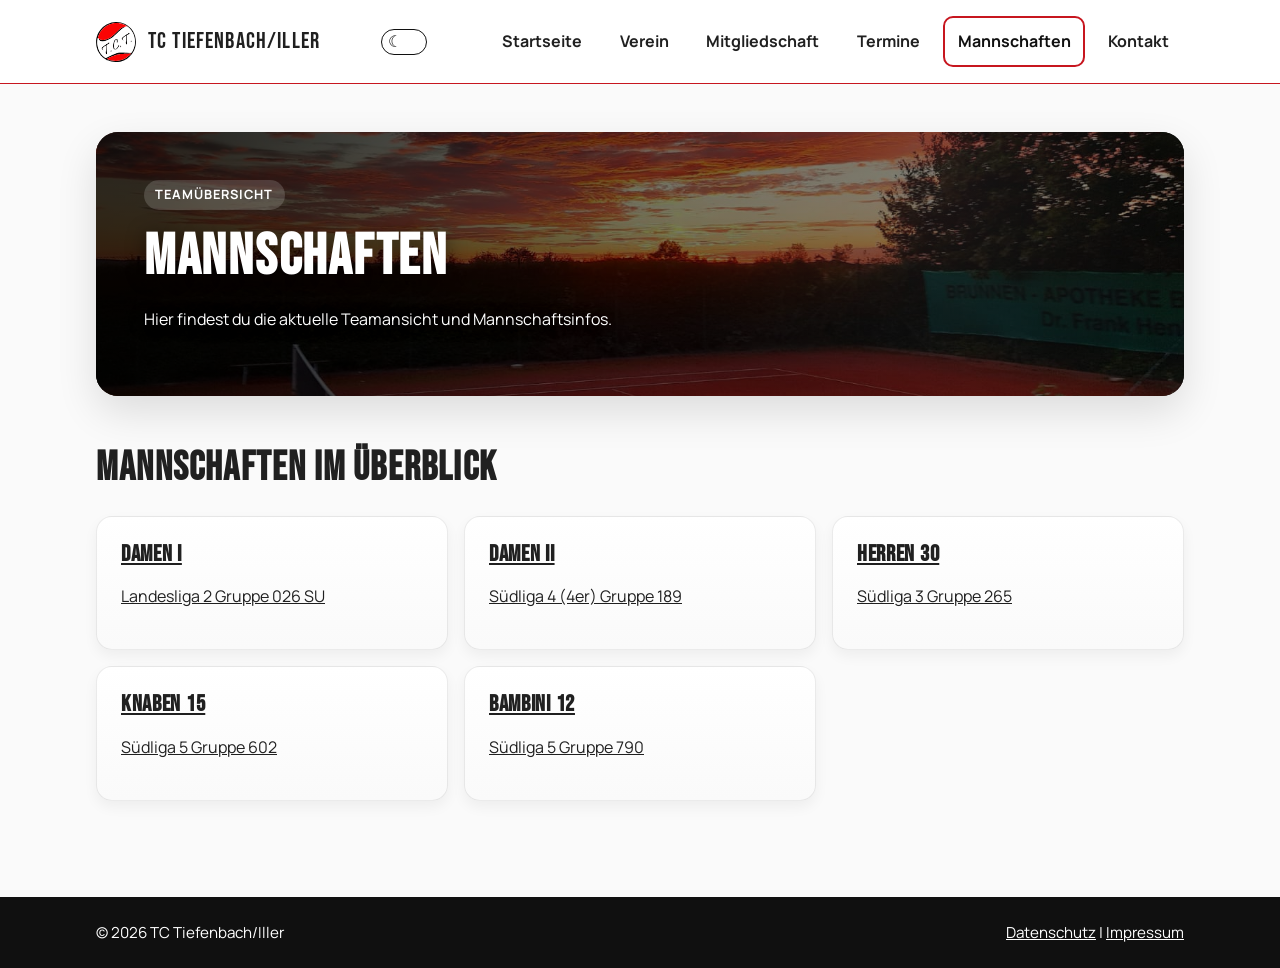
<file: teams.html>
<!doctype html>
<html lang="de">
  <head>
    <meta charset="UTF-8" />
    <meta name="viewport" content="width=device-width, initial-scale=1.0" />
    <title>TC Tiefenbach/Iller | Mannschaften</title>
    <meta
      name="description"
      content="Mannschaften und Teamansicht des TC Tiefenbach/Iller."
    />
    <meta name="robots" content="index, follow" />
    <link rel="preload" href="fonts/manrope-400.woff2" as="font" type="font/woff2" crossorigin="anonymous" />
    <link rel="preload" href="fonts/manrope-700.woff2" as="font" type="font/woff2" crossorigin="anonymous" />
    <link rel="preload" href="fonts/bebas-neue-400.woff2" as="font" type="font/woff2" crossorigin="anonymous" />
    <link rel="icon" href="images/tc-tiefenbach-logo-without-text-white.svg" type="image/svg+xml" />
    <link rel="stylesheet" href="css/style.css" />
  </head>
  <body class="home-page">
    <a class="skip-link" href="#main-content">Zum Inhalt springen</a>
    <header class="site-header">
      <div class="header-inner">
        <a class="brand" href="index.html" aria-label="TC Tiefenbach/Iller Startseite">
          <span class="brand-mark" aria-hidden="true"></span>
          <span class="brand-text">TC Tiefenbach/Iller</span>
        </a>
        <button
          class="nav-toggle"
          type="button"
          data-nav-toggle
          aria-expanded="false"
          aria-controls="primary-nav"
        >
          Menü
        </button>
        <button
          class="dark-mode-toggle"
          type="button"
          data-dark-toggle
          aria-label="Dunkelmodus umschalten"
          title="Dunkelmodus"
        >
          🌙
        </button>
        <nav id="primary-nav" class="primary-nav" data-primary-nav aria-label="Hauptnavigation">
          <ul>
            <li><a href="index.html">Startseite</a></li>
            <li><a href="about.html">Verein</a></li>
            <li><a href="membership.html">Mitgliedschaft</a></li>
            <li><a href="schedule.html">Termine</a></li>
            <li><a aria-current="page" href="teams.html">Mannschaften</a></li>
            <li><a href="contact.html">Kontakt</a></li></ul>
        </nav>
      </div>
    </header>

    <main id="main-content" class="page">
      <section class="hero reveal">
        <span class="kicker">Teamübersicht</span>
        <h1>Mannschaften</h1>
        <p>Hier findest du die aktuelle Teamansicht und Mannschaftsinfos.</p>
      </section>

      <section class="section reveal" aria-labelledby="teams-title">
        <div class="section-header">
          <h2 id="teams-title">Mannschaften im Überblick</h2>
        </div>
        <div class="grid three">
          <a
            class="card card-muted"
            href="https://www.btv.de/de/spielbetrieb/tabelle-spielplan.html?groupid=2165584"
            target="_blank"
            rel="noopener noreferrer"
            aria-label="Damen I Spielplan öffnen"
          >
            <h3>Damen I</h3>
            <p>Landesliga 2 Gruppe 026 SU</p>
          </a>
          <a
            class="card card-muted"
            href="https://www.btv.de/de/spielbetrieb/tabelle-spielplan.html?groupid=2216069"
            target="_blank"
            rel="noopener noreferrer"
            aria-label="Damen II Spielplan öffnen"
          >
            <h3>Damen II</h3>
            <p>Südliga 4 (4er) Gruppe 189</p>
          </a>
          <a
            class="card card-muted"
            href="https://www.btv.de/de/spielbetrieb/tabelle-spielplan.html?groupid=2216147"
            target="_blank"
            rel="noopener noreferrer"
            aria-label="Herren 30 Spielplan öffnen"
          >
            <h3>Herren 30</h3>
            <p>Südliga 3 Gruppe 265</p>
          </a>
          <a
            class="card card-muted"
            href="https://www.btv.de/de/spielbetrieb/tabelle-spielplan.html?groupid=2216480"
            target="_blank"
            rel="noopener noreferrer"
            aria-label="Knaben 15 Spielplan öffnen"
          >
            <h3>Knaben 15</h3>
            <p>Südliga 5 Gruppe 602</p>
          </a>
          <a
            class="card card-muted"
            href="https://www.btv.de/de/spielbetrieb/tabelle-spielplan.html?groupid=2216667"
            target="_blank"
            rel="noopener noreferrer"
            aria-label="Bambini 12 Spielplan öffnen"
          >
            <h3>Bambini 12</h3>
            <p>Südliga 5 Gruppe 790</p>
          </a>
        </div>
      </section>
    </main>

    <footer class="site-footer">
      <div class="footer-inner">
        <p class="meta">© 2026 TC Tiefenbach/Iller</p>
        <p class="meta"><a href="privacy-policy.html">Datenschutz</a> | <a href="impressum.html">Impressum</a></p>
      </div>
    </footer>
    <script src="js/main.js"></script>
  </body>
</html>
</file>
<file: css/style.css>
@font-face {
  font-family: "Manrope";
  src: url("../fonts/manrope-400.woff2") format("woff2");
  font-weight: 400;
  font-style: normal;
  font-display: swap;
}

@font-face {
  font-family: "Manrope";
  src: url("../fonts/manrope-600.woff2") format("woff2");
  font-weight: 600;
  font-style: normal;
  font-display: swap;
}

@font-face {
  font-family: "Manrope";
  src: url("../fonts/manrope-700.woff2") format("woff2");
  font-weight: 700;
  font-style: normal;
  font-display: swap;
}

@font-face {
  font-family: "Manrope";
  src: url("../fonts/manrope-800.woff2") format("woff2");
  font-weight: 800;
  font-style: normal;
  font-display: swap;
}

@font-face {
  font-family: "Bebas Neue";
  src: url("../fonts/bebas-neue-400.woff2") format("woff2");
  font-weight: 400;
  font-style: normal;
  font-display: swap;
}

:root {
  --color-red: #c7161f;
  --color-red-dark: #8f1016;
  --color-red-soft: #f9d8da;
  --color-white: #ffffff;
  --color-black: #101010;
  --color-ink: #202020;
  --color-gray-100: #f4f4f4;
  --color-gray-300: #d8d8d8;
  --color-gray-500: #767676;
  --shadow-soft: 0 16px 40px rgb(0 0 0 / 0.12);
  --radius: 16px;
  --radius-sm: 10px;
  --container: 1120px;
  --space-1: 0.5rem;
  --space-2: 0.75rem;
  --space-3: 1rem;
  --space-4: 1.5rem;
  --space-5: 2rem;
  --space-6: 3rem;
}

* {
  box-sizing: border-box;
}

html {
  scroll-behavior: smooth;
}

body {
  margin: 0;
  min-height: 100vh;
  color: var(--color-ink);
  background: #ffffff;
  font-family: "Manrope", "Segoe UI", sans-serif;
  line-height: 1.55;
}

.home-page {
  background: #fafafa;
}

.about-page {
  background: #fafafa;
}

.schedule-page {
  background: #fafafa;
}

.membership-page {
  background: #fafafa;
}

.membership-page .actions {
  justify-content: center;
}

.news-page {
  background: #fafafa;
}

.contact-page {
  background: #fafafa;
}

a {
  color: inherit;
}

img {
  max-width: 100%;
  display: block;
}

.skip-link {
  position: absolute;
  left: -999px;
  top: 8px;
  z-index: 999;
  background: var(--color-black);
  color: var(--color-white);
  padding: var(--space-2) var(--space-3);
  border-radius: var(--radius-sm);
}

.skip-link:focus {
  left: 8px;
}

.site-header {
  position: sticky;
  top: 0;
  z-index: 50;
  border-bottom: 1px solid var(--color-red);
  backdrop-filter: blur(8px);
  background: rgb(255 255 255 / 0.92);
}

.header-inner {
  max-width: var(--container);
  margin: 0 auto;
  padding: var(--space-3);
  display: flex;
  align-items: center;
  justify-content: space-between;
  gap: var(--space-3);
}

.brand {
  display: flex;
  align-items: center;
  gap: var(--space-2);
  text-decoration: none;
  flex-shrink: 1;
  min-width: 0;
}

.brand-mark {
  width: 40px;
  height: 40px;
  background-image: url("../images/tc-tiefenbach-logo-without-text-white.svg");
  background-size: contain;
  background-position: center;
  background-repeat: no-repeat;
}

.brand-text {
  font-family: "Bebas Neue", "Trebuchet MS", sans-serif;
  font-size: 1.45rem;
  letter-spacing: 0.05em;
}

.nav-toggle {
  border: 1px solid var(--color-black);
  background: var(--color-white);
  border-radius: 999px;
  padding: 0.55rem 0.85rem;
  color: var(--color-black);
  font-weight: 700;
  flex-shrink: 0;
}

.primary-nav {
  position: absolute;
  left: 0;
  right: 0;
  top: calc(100% + 1px);
  background: var(--color-white);
  border-bottom: 1px solid rgb(0 0 0 / 0.08);
  padding: var(--space-3) var(--space-3) var(--space-3);
  display: none;
}

.primary-nav.is-open {
  display: block;
}

.primary-nav ul {
  list-style: none;
  margin: 0;
  padding: 0;
  display: grid;
  gap: var(--space-1);
}

.primary-nav a {
  display: block;
  padding: 0.7rem 0.8rem;
  text-decoration: none;
  border-radius: var(--radius-sm);
  font-weight: 700;
  border: 2px solid transparent;
}

.primary-nav a:hover,
.primary-nav a:focus-visible {
  background: var(--color-gray-100);
  color: var(--color-black);
}

.primary-nav a[aria-current="page"] {
  background: transparent;
  border-color: var(--color-red);
  color: var(--color-black);
}

.page {
  max-width: var(--container);
  margin: 0 auto;
  padding: var(--space-5) var(--space-3) var(--space-6);
}

.hero {
  background: var(--color-black);
  color: var(--color-white);
  border-radius: calc(var(--radius) + 6px);
  padding: var(--space-5);
  box-shadow: var(--shadow-soft);
  overflow: hidden;
  position: relative;
}

.hero::before {
  content: "";
  position: absolute;
  inset: 0;
  background:
    linear-gradient(112deg, rgb(0 0 0 / 0.78) 8%, rgb(0 0 0 / 0.52) 46%, rgb(0 0 0 / 0.38) 100%),
    radial-gradient(circle at 78% 18%, rgb(255 255 255 / 0.14), transparent 34%);
  pointer-events: none;
  z-index: 1;
}

.hero::after {
  content: "";
  position: absolute;
  inset: 0;
  background: none;
  pointer-events: none;
  z-index: 1;
}

.hero > * {
  position: relative;
  z-index: 2;
}

.hero-media {
  position: absolute;
  inset: 0;
  z-index: 0;
}

.hero-slide {
  position: absolute;
  inset: 0;
  opacity: 0;
  background-size: cover;
  background-position: center;
  transform: scale(1.03);
  transition: opacity 1s ease;
}

.hero-slide.is-active {
  opacity: 1;
}

.hero-content {
  max-width: 700px;
}

.hero-content h1,
.hero-content p {
  text-shadow: 0 2px 20px rgb(0 0 0 / 0.48);
}

.section-meta-row {
  display: flex;
  align-items: center;
  flex-wrap: wrap;
  gap: var(--space-2);
  margin-bottom: var(--space-3);
}

.section-meta-row .meta {
  margin: 0;
}

.toggle-past-btn {
  border: 1px solid var(--color-red);
  background: var(--color-white);
  color: var(--color-red-dark);
  border-radius: 999px;
  padding: 0.65rem 1rem;
  font-weight: 700;
  cursor: pointer;
  transition: background-color 0.2s ease, color 0.2s ease, border-color 0.2s ease;
}

.toggle-past-btn:hover,
.toggle-past-btn:focus-visible {
  background: var(--color-red-soft);
  border-color: var(--color-red-dark);
  color: var(--color-red-dark);
}

.toggle-past-btn.is-active {
  background: var(--color-red);
  border-color: var(--color-red);
  color: var(--color-white);
}

.kicker {
  display: inline-block;
  margin-bottom: var(--space-2);
  padding: 0.3rem 0.7rem;
  border-radius: 999px;
  background: rgb(255 255 255 / 0.16);
  font-size: 0.8rem;
  font-weight: 700;
  letter-spacing: 0.08em;
  text-transform: uppercase;
}

h1,
h2,
h3 {
  margin: 0 0 var(--space-3);
  line-height: 1.2;
  font-family: "Bebas Neue", "Trebuchet MS", sans-serif;
  letter-spacing: 0.03em;
}

h1 {
  font-size: clamp(2.1rem, 9vw, 3.6rem);
}

h2 {
  font-size: clamp(1.7rem, 6vw, 2.5rem);
}

h3 {
  font-size: 1.45rem;
}

p {
  margin-top: 0;
  margin-bottom: var(--space-3);
}

.actions {
  display: flex;
  flex-wrap: wrap;
  gap: var(--space-2);
  margin-top: var(--space-4);
}

.btn {
  display: inline-flex;
  align-items: center;
  justify-content: center;
  min-height: 44px;
  border-radius: 999px;
  text-decoration: none;
  font-weight: 800;
  padding: 0.65rem 1.15rem;
  border: 2px solid transparent;
  transition: transform 0.2s ease, background-color 0.2s ease, border-color 0.2s ease;
}

.btn:focus-visible,
.nav-toggle:focus-visible,
a:focus-visible {
  outline: 3px solid var(--color-red);
  outline-offset: 2px;
}

.btn:hover {
  transform: translateY(-1px);
}

.btn-primary {
  background: var(--color-red);
  color: var(--color-white);
}

.btn-primary:hover {
  background: var(--color-red-dark);
}

.btn-secondary {
  background: transparent;
  color: var(--color-black);
  border-color: var(--color-black);
}

.section {
  margin-top: var(--space-6);
}

.section-header {
  margin-bottom: var(--space-4);
}

.grid {
  display: grid;
  gap: var(--space-3);
}

.card {
  background: var(--color-white);
  border: 1px solid rgb(0 0 0 / 0.08);
  border-radius: var(--radius);
  padding: var(--space-4);
  box-shadow: 0 6px 14px rgb(0 0 0 / 0.05);
}

.card strong {
  color: var(--color-red-dark);
}

.card-muted {
  background: linear-gradient(180deg, #fff, #fafafa);
}

.table-wrap {
  overflow-x: auto;
  border-radius: var(--radius);
  border: 1px solid rgb(0 0 0 / 0.1);
}

table {
  width: 100%;
  border-collapse: collapse;
  background: var(--color-white);
}

th,
td {
  padding: 0.85rem;
  text-align: left;
  border-bottom: 1px solid var(--color-gray-300);
}

th {
  background: var(--color-black);
  color: var(--color-white);
  font-size: 0.9rem;
}

tr.next-event td {
  background: rgb(199 22 31 / 0.08);
  border-top: 2px solid var(--color-red);
  border-bottom: 2px solid var(--color-red);
}

.month-break td {
  background: var(--color-white);
  color: var(--color-red-dark);
  font-weight: 800;
  letter-spacing: 0.02em;
  text-align: center;
  border: 2px solid var(--color-red);
}

/* ── Mobile-first: stacked card tables ── */
.table-wrap {
  overflow-x: visible;
  border: none;
  border-radius: 0;
}

table {
  display: block;
}

table thead {
  display: none;
}

table tbody {
  display: block;
}

table tbody tr {
  display: block;
  margin-bottom: var(--space-2);
}

table tbody tr:not(.month-break) {
  border: 1px solid var(--color-red);
  border-radius: var(--radius-sm);
  overflow: hidden;
}

table tbody tr:not(.month-break) td {
  display: flex;
  gap: var(--space-2);
  align-items: baseline;
  border-bottom: 1px solid var(--color-gray-300);
}

table tbody tr:not(.month-break) td:last-child {
  border-bottom: none;
}

table tbody tr:not(.month-break) td::before {
  flex-shrink: 0;
  min-width: 5.5rem;
  font-weight: 700;
  font-size: 0.78rem;
  color: var(--color-gray-500);
  align-self: flex-start;
  padding-top: 0.1em;
}

/* Column labels – Allgemeine Termine */
table:not(#events-calendar) tbody tr:not(.month-break) td:nth-child(1)::before { content: "Datum"; }
table:not(#events-calendar) tbody tr:not(.month-break) td:nth-child(2)::before { content: "Was"; }
table:not(#events-calendar) tbody tr:not(.month-break) td:nth-child(3)::before { content: "Uhrzeit"; }
table:not(#events-calendar) tbody tr:not(.month-break) td:nth-child(4)::before { content: "Ort"; }
table:not(#events-calendar) tbody tr:not(.month-break) td:nth-child(5)::before { content: "Details"; }
table:not(#events-calendar) tbody tr:not(.month-break) td:nth-child(6)::before { content: "Kalender"; }

/* Column labels – Spieltage */
#events-calendar tbody tr:not(.month-break) td:nth-child(1)::before { content: "Datum"; }
#events-calendar tbody tr:not(.month-break) td:nth-child(2)::before { content: "Mannschaft"; }
#events-calendar tbody tr:not(.month-break) td:nth-child(3)::before { content: "Uhrzeit"; }
#events-calendar tbody tr:not(.month-break) td:nth-child(4)::before { content: "Ort"; }
#events-calendar tbody tr:not(.month-break) td:nth-child(5)::before { content: "Gegner"; }
#events-calendar tbody tr:not(.month-break) td:nth-child(6)::before { content: "Kalender"; }

tr.month-break {
  margin-bottom: var(--space-2);
}

.month-break td {
  display: block;
  border-radius: var(--radius-sm);
}

/* Next-event: red card border on mobile */
table tbody tr.next-event {
  border-color: var(--color-red);
  border-width: 2px;
}

table tbody tr.next-event td {
  border-top: none;
  border-bottom: 1px solid var(--color-gray-300);
}

table tbody tr.next-event td:last-child {
  border-bottom: none;
}

td.cal-actions {
  white-space: normal;
}

@media (max-width: 639px) {
  /* Accordion: collapsed = Datum + Was on one line */
  table tbody tr:not(.month-break) {
    cursor: pointer;
  }

  table tbody tr:not(.month-break):not(.is-open):not(.is-hidden) {
    display: flex;
    align-items: center;
  }

  table tbody tr:not(.month-break):not(.is-open) td {
    display: block;
    border-bottom: none;
    padding: 0.7rem 0.5rem;
  }

  table tbody tr:not(.month-break):not(.is-open) td::before {
    display: none;
  }

  table tbody tr:not(.month-break):not(.is-open) td:nth-child(1) {
    padding-left: 0.85rem;
    flex-shrink: 0;
    white-space: nowrap;
    color: var(--color-gray-500);
    font-size: 0.85rem;
  }

  table tbody tr:not(.month-break):not(.is-open) td:nth-child(2) {
    flex: 1;
    min-width: 0;
    font-weight: 700;
    overflow: hidden;
    text-overflow: ellipsis;
    white-space: nowrap;
  }

  table tbody tr:not(.month-break):not(.is-open) td:nth-child(n+3) {
    display: none;
  }

  table tbody tr:not(.month-break):not(.is-open)::after {
    content: "\25BE";
    flex-shrink: 0;
    padding-right: 0.85rem;
    color: var(--color-red);
    font-size: 1.1rem;
    align-self: center;
  }

  /* Expanded: collapse indicator */
  table tbody tr:not(.month-break).is-open::after {
    content: "\25B4";
    display: block;
    text-align: center;
    padding: 0.3rem;
    font-size: 0.9rem;
    color: var(--color-red);
    border-top: 1px solid var(--color-gray-300);
  }

  /* Next-event: highlight the chevron area */
  table tbody tr.next-event:not(.is-open):not(.is-hidden) td:nth-child(1) {
    align-self: stretch;
    display: flex;
    align-items: center;
  }

  table tbody tr.next-event:not(.is-open):not(.is-hidden)::after {
    background: rgb(199 22 31 / 0.08);
    padding-left: 0.5rem;
    align-self: stretch;
    display: flex;
    align-items: center;
    justify-content: center;
  }

  table tbody tr.next-event.is-open::after {
    background: rgb(199 22 31 / 0.08);
    border-top-color: var(--color-red);
  }

  html:not([data-theme="light"]) table tbody tr.next-event:not(.is-open):not(.is-hidden)::after,
  html[data-theme="dark"] table tbody tr.next-event:not(.is-open):not(.is-hidden)::after {
    background: rgb(199 22 31 / 0.2);
  }

  html:not([data-theme="light"]) table tbody tr.next-event.is-open::after,
  html[data-theme="dark"] table tbody tr.next-event.is-open::after {
    background: rgb(199 22 31 / 0.2);
  }
}

.meta {
  color: var(--color-gray-500);
  font-size: 0.95rem;
}

.site-footer {
  background: var(--color-black);
  color: var(--color-white);
  margin-top: var(--space-6);
}

.site-footer .meta,
.site-footer a {
  color: var(--color-white);
}

.footer-inner {
  max-width: var(--container);
  margin: 0 auto;
  padding: var(--space-4) var(--space-3);
  display: flex;
  align-items: center;
  justify-content: space-between;
  flex-wrap: nowrap;
  gap: var(--space-3);
}

.footer-inner .meta {
  margin: 0;
}

.reveal {
  opacity: 0;
  transform: translateY(18px);
}

.reveal.in-view {
  opacity: 1;
  transform: translateY(0);
  transition: opacity 0.45s ease, transform 0.45s ease;
}

@media (min-width: 640px) {
  .grid.two {
    grid-template-columns: repeat(2, minmax(0, 1fr));
  }

  .hero {
    padding: var(--space-6);
  }

  /* Restore standard table layout */
  .table-wrap {
    overflow-x: auto;
    border-radius: var(--radius);
    border: 1px solid rgb(0 0 0 / 0.1);
  }

  table {
    display: table;
    min-width: 560px;
  }

  table thead {
    display: table-header-group;
  }

  table tbody {
    display: table-row-group;
  }

  table tbody tr {
    display: table-row;
    margin-bottom: 0;
  }

  table tbody tr:not(.month-break) {
    border: none;
    border-radius: 0;
    overflow: visible;
  }

  table tbody tr:not(.month-break) td {
    display: table-cell;
    border-bottom: 1px solid var(--color-gray-300);
  }

  table tbody tr:not(.month-break) td:last-child {
    border-bottom: 1px solid var(--color-gray-300);
  }

  table tbody tr:not(.month-break) td::before {
    display: none;
  }

  table tbody tr.next-event td {
    border-top: 2px solid var(--color-red);
    border-bottom: 2px solid var(--color-red);
  }

  table tbody tr.next-event td:last-child {
    border-bottom: 2px solid var(--color-red);
  }

  td.cal-actions {
    white-space: nowrap;
  }

  .month-break td {
    display: table-cell;
    border-radius: 0;
  }

  tr.month-break:has(+ tr.next-event) td {
    padding-bottom: 1.25rem;
  }
}

@media (max-width: 639px) {
  .hero {
    padding: var(--space-4);
  }

  .hero-content {
    max-width: 100%;
  }

  .hero-content p {
    max-width: 32ch;
  }
}

@media (max-width: 959px) {
  .brand {
    min-width: 0;
  }

  .brand-text {
    white-space: nowrap;
    overflow: hidden;
    text-overflow: ellipsis;
  }

  .dark-mode-toggle {
    order: 2;
    margin-left: auto;
    width: 40px;
    height: 24px;
  }

  .dark-mode-toggle::after {
    left: 3px;
    width: 18px;
    height: 18px;
  }

  .nav-toggle {
    order: 3;
    margin-left: 0.25rem;
  }

  .primary-nav {
    order: 4;
  }
}

@media (min-width: 960px) {
  .nav-toggle {
    display: none;
  }

  .primary-nav {
    position: static;
    display: block;
    padding: 0;
    border: 0;
    background: transparent;
  }

  .primary-nav ul {
    display: flex;
    gap: var(--space-1);
  }

  .page {
    padding-top: var(--space-6);
  }

  .grid.three {
    grid-template-columns: repeat(3, minmax(0, 1fr));
  }

  .footer-inner {
    gap: var(--space-4);
  }
}

/* Dark Mode */
@media (prefers-color-scheme: dark) {
  html:not([data-theme="light"]) {
    --color-ink: #f0f0f0;
    --color-gray-100: #2a2a2a;
    --color-gray-300: #444444;
    --color-gray-500: #999999;
    --color-red-dark: #d7252c;
    --shadow-soft: 0 16px 40px rgb(0 0 0 / 0.4);
  }

  html:not([data-theme="light"]) body {
    background: #1a1a1a;
    color: var(--color-ink);
  }

  html:not([data-theme="light"]) .home-page,
  html:not([data-theme="light"]) .about-page,
  html:not([data-theme="light"]) .schedule-page,
  html:not([data-theme="light"]) .membership-page,
  html:not([data-theme="light"]) .news-page,
  html:not([data-theme="light"]) .contact-page {
    background: #1a1a1a;
  }

  html:not([data-theme="light"]) .site-header {
    background: rgb(26 26 26 / 0.92);
    border-bottom-color: var(--color-red);
  }

  html:not([data-theme="light"]) .nav-toggle {
    border-color: var(--color-ink);
    background: transparent;
    color: var(--color-ink);
  }

  html:not([data-theme="light"]) .primary-nav {
    background: #1a1a1a;
    border-bottom-color: rgb(255 255 255 / 0.1);
  }

  html:not([data-theme="light"]) .primary-nav a:hover,
  html:not([data-theme="light"]) .primary-nav a:focus-visible {
    background: var(--color-gray-100);
    color: var(--color-white);
  }

  html:not([data-theme="light"]) .primary-nav a[aria-current="page"] {
    color: var(--color-white);
  }

  html:not([data-theme="light"]) .btn-secondary {
    color: var(--color-ink);
    border-color: var(--color-ink);
  }

  html:not([data-theme="light"]) .card {
    background: #252525;
    border-color: rgb(255 255 255 / 0.1);
    box-shadow: 0 6px 14px rgb(0 0 0 / 0.3);
  }

  html:not([data-theme="light"]) .card-muted {
    background: linear-gradient(180deg, #252525, #1f1f1f);
  }

  html:not([data-theme="light"]) table {
    background: #252525;
  }

  html:not([data-theme="light"]) th,
  html:not([data-theme="light"]) td {
    border-bottom-color: var(--color-gray-300);
  }

  html:not([data-theme="light"]) th {
    background: #333333;
    color: var(--color-white);
  }

  html:not([data-theme="light"]) tr.next-event td {
    background: rgb(199 22 31 / 0.2);
  }

  html:not([data-theme="light"]) .month-break td {
    background: #252525;
    color: var(--color-red-soft);
    border-color: var(--color-red);
  }

  html:not([data-theme="light"]) .table-wrap {
    border-color: rgb(255 255 255 / 0.1);
  }
}

html[data-theme="dark"] {
  --color-ink: #f0f0f0;
  --color-gray-100: #2a2a2a;
  --color-gray-300: #444444;
  --color-gray-500: #999999;
  --color-red-dark: #d7252c;
  --shadow-soft: 0 16px 40px rgb(0 0 0 / 0.4);
}

html[data-theme="dark"] body {
  background: #1a1a1a;
  color: var(--color-ink);
}

html[data-theme="dark"] .home-page,
html[data-theme="dark"] .about-page,
html[data-theme="dark"] .schedule-page,
html[data-theme="dark"] .membership-page,
html[data-theme="dark"] .news-page,
html[data-theme="dark"] .contact-page {
  background: #1a1a1a;
}

html[data-theme="dark"] .site-header {
  background: rgb(26 26 26 / 0.92);
  border-bottom-color: var(--color-red);
}

html[data-theme="dark"] .nav-toggle {
  border-color: var(--color-ink);
  background: transparent;
  color: var(--color-ink);
}

html[data-theme="dark"] .primary-nav {
  background: #1a1a1a;
  border-bottom-color: rgb(255 255 255 / 0.1);
}

html[data-theme="dark"] .primary-nav a:hover,
html[data-theme="dark"] .primary-nav a:focus-visible {
  background: var(--color-gray-100);
  color: var(--color-white);
}

html[data-theme="dark"] .primary-nav a[aria-current="page"] {
  color: var(--color-white);
}

html[data-theme="dark"] .btn-secondary {
  color: var(--color-ink);
  border-color: var(--color-ink);
}

html[data-theme="dark"] .card {
  background: #252525;
  border-color: rgb(255 255 255 / 0.1);
  box-shadow: 0 6px 14px rgb(0 0 0 / 0.3);
}

html[data-theme="dark"] .card-muted {
  background: linear-gradient(180deg, #252525, #1f1f1f);
}

html[data-theme="dark"] table {
  background: #252525;
}

html[data-theme="dark"] th,
html[data-theme="dark"] td {
  border-bottom-color: var(--color-gray-300);
}

html[data-theme="dark"] th {
  background: #333333;
  color: var(--color-white);
}

html[data-theme="dark"] tr.next-event td {
  background: rgb(199 22 31 / 0.2);
}

html[data-theme="dark"] .month-break td {
  background: #252525;
  color: var(--color-red-soft);
  border-color: var(--color-red);
}

html[data-theme="dark"] .table-wrap {
  border-color: rgb(255 255 255 / 0.1);
}

.dark-mode-toggle {
  border: 1px solid var(--color-black);
  background: transparent;
  border-radius: 999px;
  width: 46px;
  height: 26px;
  padding: 0;
  position: relative;
  color: transparent;
  font-size: 0;
  cursor: pointer;
  transition: background-color 0.2s ease, border-color 0.2s ease;
  overflow: hidden;
  flex-shrink: 0;
}

.dark-mode-toggle::after {
  content: "☾";
  position: absolute;
  top: 50%;
  left: 4px;
  width: 18px;
  height: 18px;
  border-radius: 999px;
  background: transparent;
  color: var(--color-black);
  box-shadow: none;
  display: flex;
  align-items: center;
  justify-content: center;
  font-size: 1rem;
  line-height: 18px;
  transform: translateY(-50%);
  transition: transform 0.2s ease, color 0.2s ease;
}

.dark-mode-toggle[aria-pressed="true"] {
  border-color: var(--color-red);
  background: var(--color-red);
}

.dark-mode-toggle[aria-pressed="true"]::after {
  content: "☀";
  transform: translateX(20px) translateY(-50%);
}

html[data-theme="dark"] .dark-mode-toggle {
  border-color: var(--color-ink);
  background: transparent;
}

html[data-theme="dark"] .dark-mode-toggle::after {
  background: var(--color-white);
}

.dark-mode-toggle:hover {
  opacity: 0.9;
}
@media (prefers-reduced-motion: reduce) {
  html {
    scroll-behavior: auto;
  }

  *,
  *::before,
  *::after {
    animation-duration: 0.01ms !important;
    animation-iteration-count: 1 !important;
    transition-duration: 0.01ms !important;
    scroll-behavior: auto !important;
  }

  .reveal,
  .reveal.in-view {
    opacity: 1;
    transform: none;
  }
}

/* Calendar action buttons */
.btn-cal-wrap {
  display: flex;
  flex-wrap: wrap;
  gap: 4px;
}

.btn-cal {
  display: inline-flex;
  align-items: center;
  justify-content: center;
  min-height: 30px;
  border-radius: 999px;
  text-decoration: none;
  font-weight: 700;
  font-size: 0.7rem;
  padding: 0.25rem 0.6rem;
  border: 2px solid transparent;
  white-space: nowrap;
  line-height: 1;
  transition: transform 0.15s ease, background-color 0.15s ease, border-color 0.15s ease;
}

.btn-cal:hover {
  transform: translateY(-1px);
}

.btn-cal:focus-visible {
  outline: 3px solid var(--color-red);
  outline-offset: 2px;
}

.btn-cal-google,
.btn-cal-ics {
  background: var(--color-red);
  color: var(--color-white);
}

.btn-cal-google:hover,
.btn-cal-ics:hover {
  background: var(--color-red-dark);
}

td.cal-actions {
  white-space: nowrap;
  vertical-align: middle;
}

/* Match day filter */
.filter-bar {
  display: flex;
  flex-wrap: wrap;
  gap: var(--space-2);
  margin-bottom: var(--space-4);
}

.filter-btn {
  display: inline-flex;
  align-items: center;
  justify-content: center;
  min-height: 36px;
  border-radius: 999px;
  font-family: inherit;
  font-weight: 700;
  font-size: 0.8rem;
  padding: 0.35rem 0.9rem;
  border: 2px solid var(--color-gray-300);
  background: transparent;
  color: var(--color-ink);
  cursor: pointer;
  white-space: nowrap;
  transition: transform 0.15s ease, background-color 0.15s ease, border-color 0.15s ease, color 0.15s ease;
}

.filter-btn:hover {
  border-color: var(--color-ink);
  transform: translateY(-1px);
}

.filter-btn.is-active {
  background: var(--color-red);
  border-color: var(--color-red);
  color: var(--color-white);
}

.filter-btn:focus-visible {
  outline: 3px solid var(--color-red);
  outline-offset: 2px;
}

tr.is-hidden {
  display: none;
}
</file>
